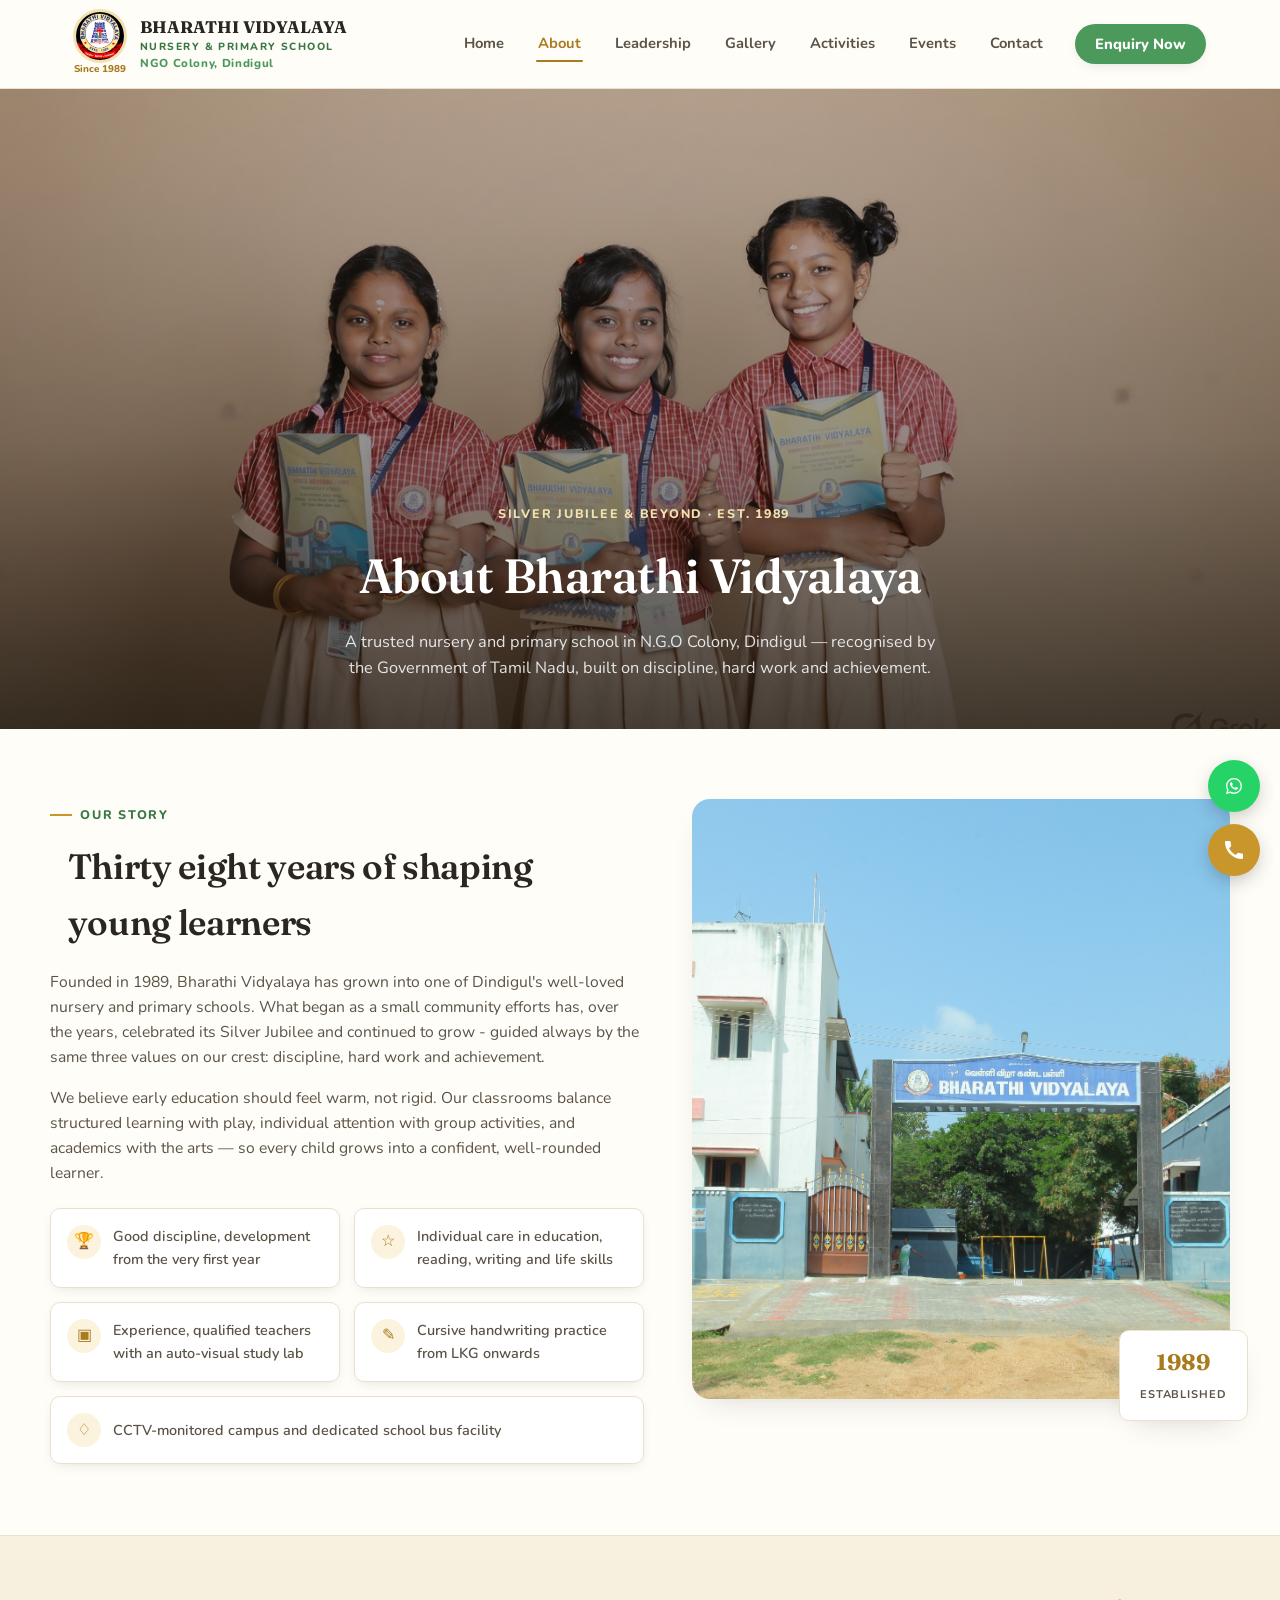
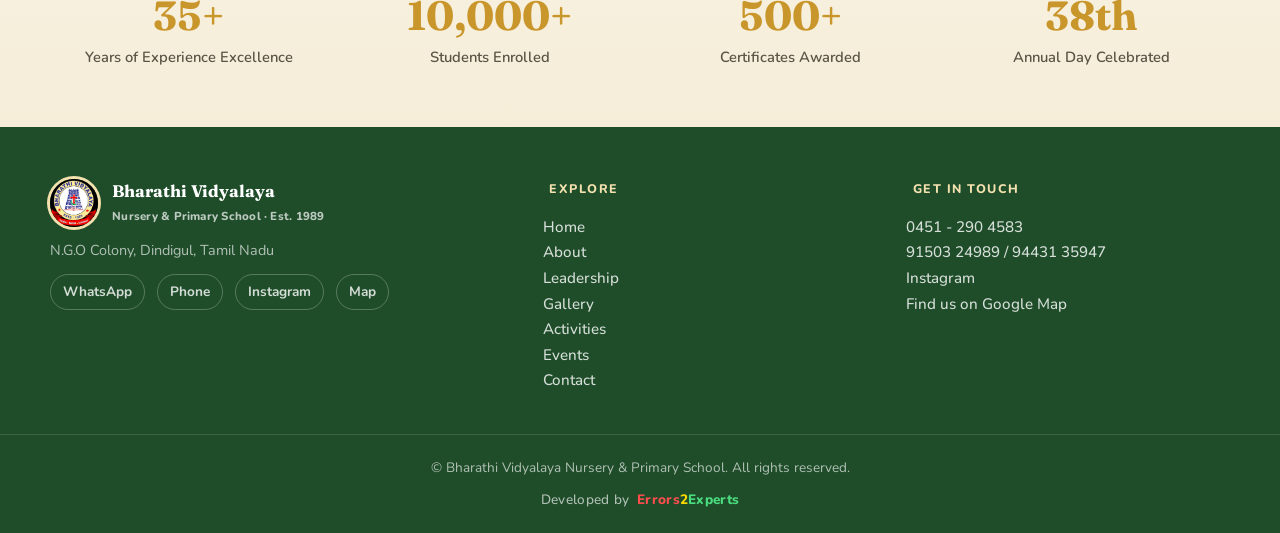
<file: about.html>
<!DOCTYPE html>
<html lang="en">
<head>
    <meta charset="UTF-8">
    <meta name="viewport" content="width=device-width, initial-scale=1.0">
    <title>About Us | Bharathi Vidyalaya Nursery &amp; Primary School</title>
    <meta
    name="description"
    content="About Bharathi Vidyalaya Nursery & Primary School, N.G.O. Colony, Dindigul — 35 years of shaping young learners since 1989."
  />
  <link rel="icon" href="assets/images/logo_favicon.png">
  <link rel="stylesheet" href="css/about.css">
</head>
<body>

<!-- ======================================== HEADER & NAV-BAR ======================================== -->
    <header class="site-header" id="siteHeader">
        <div class="home-container nav-container">
            <a href="index.html" class="brand-img">
                <div class="brand-emblem">
                    <img
                        src="assets/images/bv_logo.jpeg"
                        class="brand-logo"
                        alt="Bharathi Vidyalaya logo"
                    >
                    <span class="brand-since">Since 1989</span>
                </div>

                <span class="brand-copy">
                    <strong>BHARATHI VIDYALAYA</strong>
                    <span>Nursery &amp; Primary School</span>
                    <span class="brand-location">NGO Colony, Dindigul</span>
                </span>
            </a>

            <nav class="desktop-nav">
                <a class="active" href="index.html">Home</a>
                <a href="about.html">About</a>
                <a href="leadership.html">Leadership</a>
                <a href="gallery.html">Gallery</a>
                <a href="activities.html">Activities</a>
                <a href="event.html">Events</a>
                <a href="contact.html">Contact</a>

                <button class="nav-enquiry" type="button">Enquiry Now</button>
            </nav>

            <button class="menu-toggle" id="menuToggle" type="button" aria-label="Open navigation menu" area-expanded = false aria-controls="mobileNav">
                <span></span>
                <span></span>
                <span></span>
            </button>
        </div>

            <nav class="mobile-nav" id="mobileNav">
                <a href="index.html">Home</a>
                <a href="about.html">About</a>
                <a href="leadership.html">Leadership</a>
                <a href="gallery.html">Gallery</a>
                <a href="activities.html">Activities</a>
                <a href="event.html">Events</a>
                <a href="contact.html">Contact</a>

                <button type="button" class="mobile-enquiry">Enquiry Now</button>
            </nav>
    </header>

    <main>
        <!-- ========================================= ABOUT HERO ========================================= -->
         <section class="about-hero">
            <img src="assets/images/school_girl_holding_book.jpg" alt="Students learning at Bharathi Vidyalaya" class="about-hero-image">
            <div class="about-hero-overlay"></div>

            <div class="home-container about-hero-content-wrap">
                <div class="about-hero-content">
                    <p class="hero-kicker">
                        <span></span>
                        Silver Jubilee &amp; Beyond · Est. 1989
                    </p>
                    <h1>About Bharathi Vidyalaya</h1>
                    <p class="hero-description">
                        A trusted nursery and primary school in N.G.O Colony, Dindigul — recognised by the
                        Government of Tamil Nadu, built on discipline, hard work and achievement.
                    </p>
                </div>
            </div>
         </section>

         <!-- ======================================= OUR STORY ======================================= -->
          <section class="about-story-section" id="ourStory">
            <div class="home-container about-story-container">

                <!-- STORY CONTENT -->
                 <div class="about-story-content">
                    <p class="home-section-kicker">Our Story</p>
                    <h2 class="home-section-title">Thirty eight years of shaping young learners</h2>
                    <div class="about-story-description">
                        <p>
                            Founded in 1989, Bharathi Vidyalaya has grown into one of
                            Dindigul's well-loved nursery and primary schools. What began as 
                            a small community efforts has, over the years, celebrated its
                            Silver Jubilee and continued to grow - guided always by the same
                            three values on our crest: discipline, hard work and achievement. 
                        </p>
                        <p>
                            We believe early education should feel warm, not rigid. Our
                            classrooms balance structured learning with play, individual
                            attention with group activities, and academics with the arts —
                            so every child grows into a confident, well-rounded learner.
                        </p>
                    </div>

                    <!-- ======================================== HIGHLIGHTS ======================================== -->
                     <div class="home-about-highlights">
                        <div class="home-about-highlight-card">
                            <span class="home-about-highlight-icon">🏆</span>
                            <p>Good discipline, development from the very first year</p>
                        </div>
                        <div class="home-about-highlight-card">
                            <span class="home-about-highlight-icon">☆</span>
                            <p>Individual care in education, reading, writing and life skills</p>
                        </div>
                        <div class="home-about-highlight-card">
                            <span class="home-about-highlight-icon">▣</span>
                            <p>Experience, qualified teachers with an auto-visual study lab</p>
                        </div>
                        <div class="home-about-highlight-card">
                            <span class="home-about-highlight-icon">✎</span>
                            <p>Cursive handwriting practice from LKG onwards</p>
                        </div>
                        <div class="home-about-highlight-card home-about-highlight-card-wide">
                            <span class="home-about-highlight-icon">♢</span>
                            <p>CCTV-monitored campus and dedicated school bus facility</p>
                        </div>
                     </div>
                 </div>

                 <!-- ============================ SCHOOL IMAGE + BADGE ============================ -->
                  <div class="home-about-image-wrapper">
                    <img src="assets/images/campus_image.jpeg" alt="Bharathi Vidyalaya Campus" class="home-about-image">
                    <div class="home-established-badge">
                        <strong>1989</strong>
                        <span>ESTABLISHED</span>
                    </div>
                  </div>
            </div>
          </section>

          <!-- ====================================== STATS BAND ====================================== -->
           <section class="about-stats-section">
            <div class="home-container about-stats-grid">
                <div class="about-stat-item">
                    <strong class="about-stat-number">35+</strong>
                    <span class="about-stat-label">Years of Experience Excellence</span>
                </div>
                <div class="about-stat-item">
                    <strong class="about-stat-number">10,000+</strong>
                    <span class="about-stat-label">Students Enrolled</span>
                </div>
                <div class="about-stat-item">
                    <strong class="about-stat-number">500+</strong>
                    <span class="about-stat-label">Certificates Awarded</span>
                </div>
                <div class="about-stat-item">
                    <strong class="about-stat-number">38th</strong>
                    <span class="about-stat-label">Annual Day Celebrated</span>
                </div>
            </div>
           </section>
    </main>

    <!-- ===================================== FOOTER ===================================== -->
     <footer class="site-footer">
        <div class="home-container footer-top">
            <div class="footer-brand">
                <a href="index.html" class="brand-img">
                    <img src="assets/images/bv_logo.jpeg" class="brand-logo" alt="Bharathi Vidyalaya logo">
                    <span class="brand-copy">
                        <strong>Bharathi Vidyalaya</strong>
                        <span>Nursery &amp; Primary School · Est. 1989</span>
                    </span>
                </a>
                <p class="footer-address">N.G.O Colony, Dindigul, Tamil Nadu</p>
                <div class="footer-social">
                    <a href="https://wa.me/916380939363">WhatsApp</a>
                    <a href="tel:+916380939363">Phone</a>
                    <a href="https://www.instagram.com/bharathi_vidyalaya_/">Instagram</a>
                    <a href="https://www.google.com/maps?ll=10.369026,77.995531&z=16&t=m&hl=en-US&gl=US&mapclient=embed&cid=11891929816617068147">Map</a>
                </div>
            </div>

            <div class="footer-col">
                <h4>Explore</h4>
                <ul>
                    <li><a href="index.html">Home</a></li>
                    <li><a href="about.html">About</a></li>
                    <li><a href="leadership.html">Leadership</a></li>
                    <li><a href="gallery.html">Gallery</a></li>
                    <li><a href="activities.html">Activities</a></li>
                    <li><a href="event.html">Events</a></li>
                    <li><a href="contact.html">Contact</a></li>
                </ul>
            </div>

            <div class="footer-col">
                <h4>Get in Touch</h4>
                <ul>
                    <li><a href="tel:04512904583">0451 - 290 4583</a></li>
                    <li><a href="tel:9150324989">91503 24989 / 94431 35947</a></li>
                    <li><a href="https://www.instagram.com/bharathi_vidyalaya_/">Instagram</a></li>
                    <li><a href="https://www.google.com/maps?ll=10.369026,77.995531&z=16&t=m&hl=en-US&gl=US&mapclient=embed&cid=11891929816617068147" target="_blank" rel="noopener">Find us on Google Map</a></li>
                </ul>
            </div>
        </div>

        <div class="footer-bottom">
            <div class="home-container footer-bottom-inner">
                <p class="footer-copyright">
                    © Bharathi Vidyalaya Nursery &amp; Primary School. All rights reserved.
                </p>

                <p class="footer-developer">
                    Developed by
                    <a href="https://errors2experts.com/services/"
                    class="developer-link"
                    target="_blank"
                    rel="noopener noreferrer"><span class="developer-errors">Errors</span><span class="developer-two">2</span><span class="developer-experts">Experts</span></a>
                </p>
            </div>
        </div>
     </footer>

     <!-- ================================= FLOATING ACTION BUTTON ================================= -->
      <div class="fap-group">
        <a href="https://wa.me/916380939363" class="fab fab-whatsapp" target="_blank" rel="noopener">
            <svg xmlns="http://www.w3.org/2000/svg" width="16" height="16" fill="currentColor" class="bi bi-whatsapp" viewBox="0 0 16 16">
            <path d="M13.601 2.326A7.85 7.85 0 0 0 7.994 0C3.627 0 .068 3.558.064 7.926c0 1.399.366 2.76 1.057 3.965L0 16l4.204-1.102a7.9 7.9 0 0 0 3.79.965h.004c4.368 0 7.926-3.558 7.93-7.93A7.9 7.9 0 0 0 13.6 2.326zM7.994 14.521a6.6 6.6 0 0 1-3.356-.92l-.24-.144-2.494.654.666-2.433-.156-.251a6.56 6.56 0 0 1-1.007-3.505c0-3.626 2.957-6.584 6.591-6.584a6.56 6.56 0 0 1 4.66 1.931 6.56 6.56 0 0 1 1.928 4.66c-.004 3.639-2.961 6.592-6.592 6.592m3.615-4.934c-.197-.099-1.17-.578-1.353-.646-.182-.065-.315-.099-.445.099-.133.197-.513.646-.627.775-.114.133-.232.148-.43.05-.197-.1-.836-.308-1.592-.985-.59-.525-.985-1.175-1.103-1.372-.114-.198-.011-.304.088-.403.087-.088.197-.232.296-.346.1-.114.133-.198.198-.33.065-.134.034-.248-.015-.347-.05-.099-.445-1.076-.612-1.47-.16-.389-.323-.335-.445-.34-.114-.007-.247-.007-.38-.007a.73.73 0 0 0-.529.247c-.182.198-.691.677-.691 1.654s.71 1.916.81 2.049c.098.133 1.394 2.132 3.383 2.992.47.205.84.326 1.129.418.475.152.904.129 1.246.08.38-.058 1.171-.48 1.338-.943.164-.464.164-.86.114-.943-.049-.084-.182-.133-.38-.232"/>
            </svg>
        </a>
        <a href="tel:9150324989" class="fab fab-call" aria-label="Call">
            <svg xmlns="http://www.w3.org/2000/svg" width="24" height="24" viewBox="0 0 24 24" fill="currentColor">
            <path d="M20.01 15.38c-1.23 0-2.42-.2-3.53-.56a.977.977 0 0 0-1.01.24l-1.57 1.97c-2.83-1.35-5.48-3.9-6.89-6.83l1.95-1.66c.27-.28.35-.67.24-1.02-.37-1.12-.56-2.3-.56-3.53 0-.54-.45-.99-.99-.99H4.19C3.65 3 3 3.24 3 3.99 3 13.28 10.73 21 20.01 21c.71 0 .99-.63.99-1.18v-3.45c0-.54-.45-.99-.99-.99z"/>
            </svg>
        </a>
      </div>

      <!-- ================================= ENQUIRY MODAL ================================= -->
       <div class="model" id="enquiryModel">
        <div class="model-backdrop"></div>
        <section class="model-dialog" role="dialog">
            <button class="model-close" type="button">&times;</button>
            <div class="model-heading">
                <p class="section-kicker">Admission Enquiry</p>
                <h2 id="enquiryTitle">Let's starts your child's journey</h2>
                <p>Fill in the details below and the school team can contact you.</p>
            </div>
            <form class="inquiry-form" id="inquiryForm">
                <div class="form-grid">
                    <div class="form-group full">
                        <label for="parentName">Child's / Parent's Name*</label>
                        <input type="text" id="parentName" name="parentName" placeholder="Enter fullname" required>
                    </div>
                    <div class="form-group">
                        <label for="email">Email</label>
                        <input type="email" name="email" id="email" placeholder="you@example.com" maxlength="40">
                    </div>
                    <div class="form-group">
                        <label for="phone">Phone*</label>
                        <input type="tel" name="phone" id="phone" placeholder="Enter your 10 digit number" required>
                    </div>
                    <div class="form-group">
                        <label for="classApplying">Class Applying For*</label>
                        <select name="classApplying" id="classApplying" required>
                            <option value="">Select Class</option>
                            <option>Pre-KG</option>
                            <option>LKG</option>
                            <option>UKG</option>
                            <option>I Std</option>
                            <option>II Std</option>
                            <option>III Std</option>
                            <option>IV Std</option>
                            <option>V Std</option>
                        </select>
                    </div>
                    <fieldset class="form-group gender-group">
                        <legend>Gender</legend>
                        <div class="radio-row">
                        <label><input type="radio" name="gender" value="Male"> Male</label>
                        <label><input type="radio" name="gender" value="Female"> Female</label>
                        </div>
                    </fieldset>
                    <div class="form-group full">
                        <label for="address">Address</label>
                        <textarea name="address" id="address" rows="3" placeholder="Enter your address"></textarea>
                    </div>
                </div>
                <button class="btn btn-primary submit-btn" type="submit">Submit Enquiry</button>
            </form>
        </section>
       </div>
       <script src="js/about.js"></script>
</body>
</html>
</file>
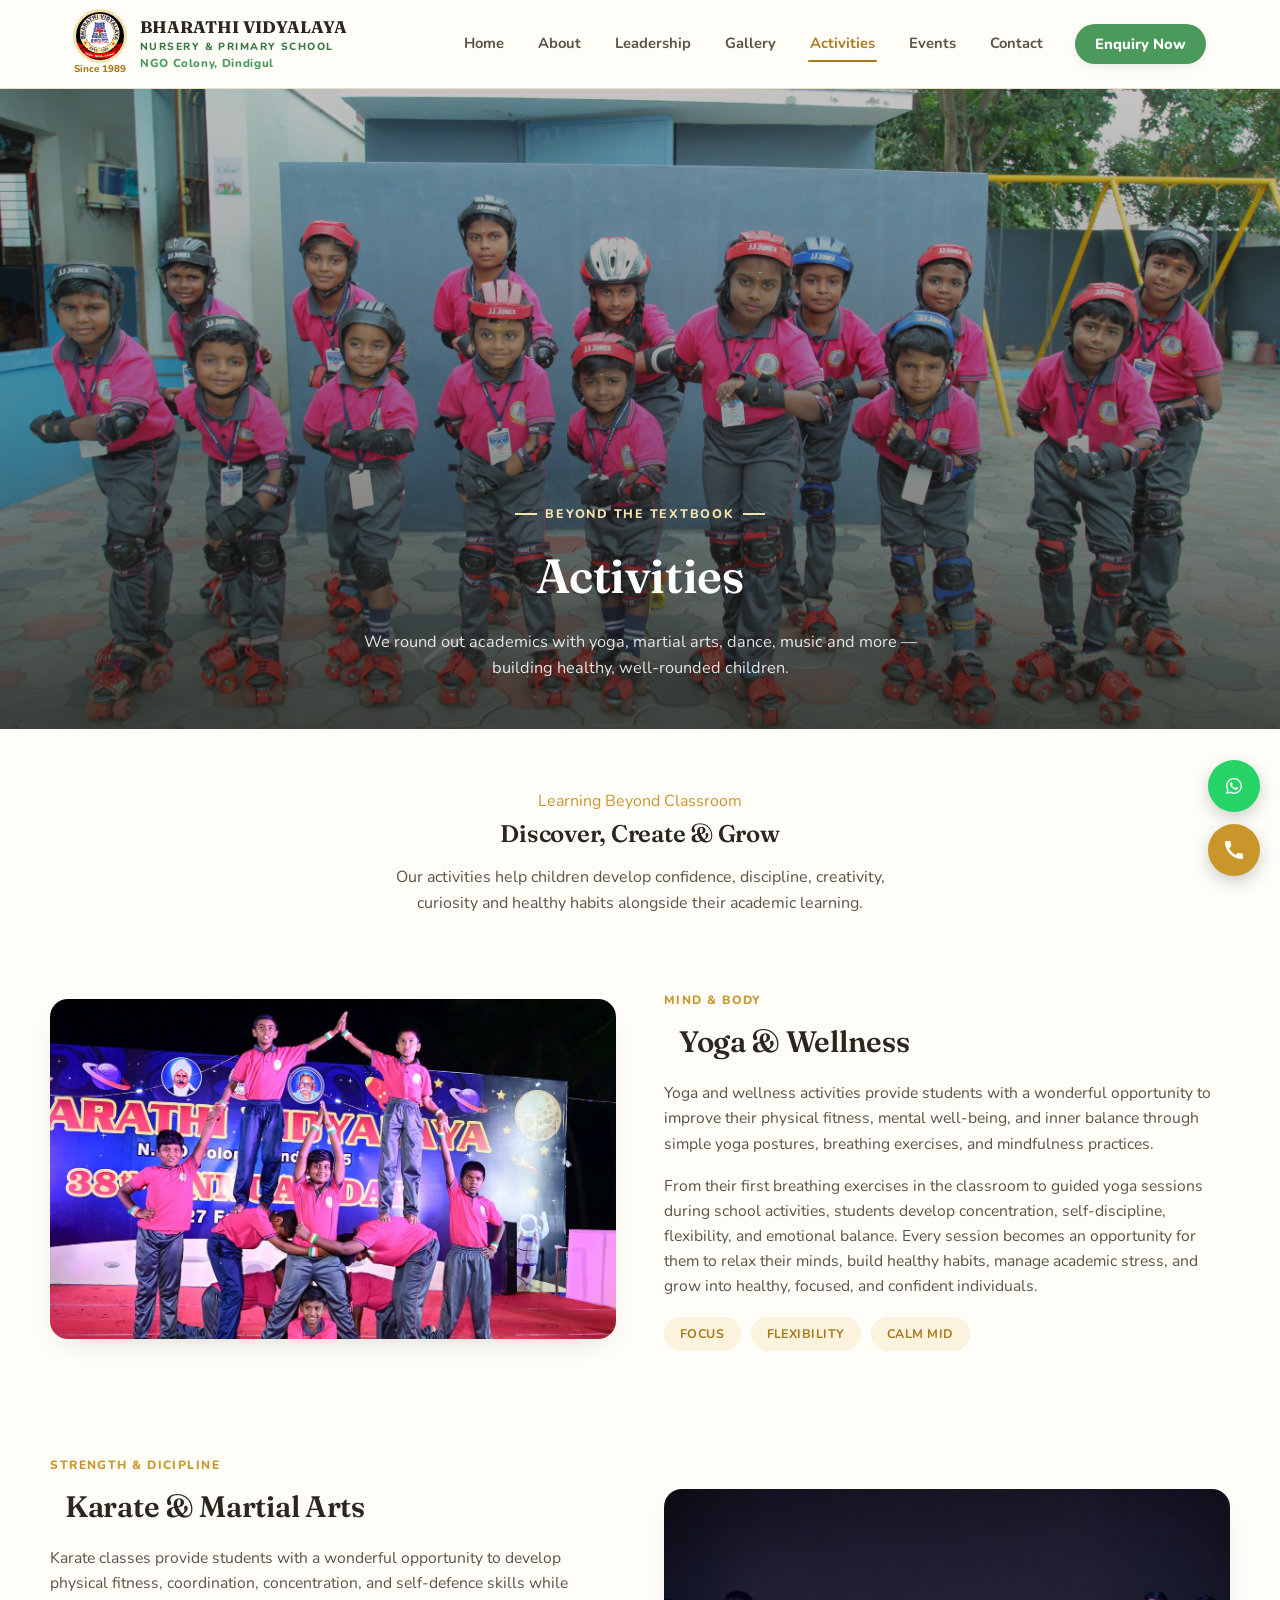
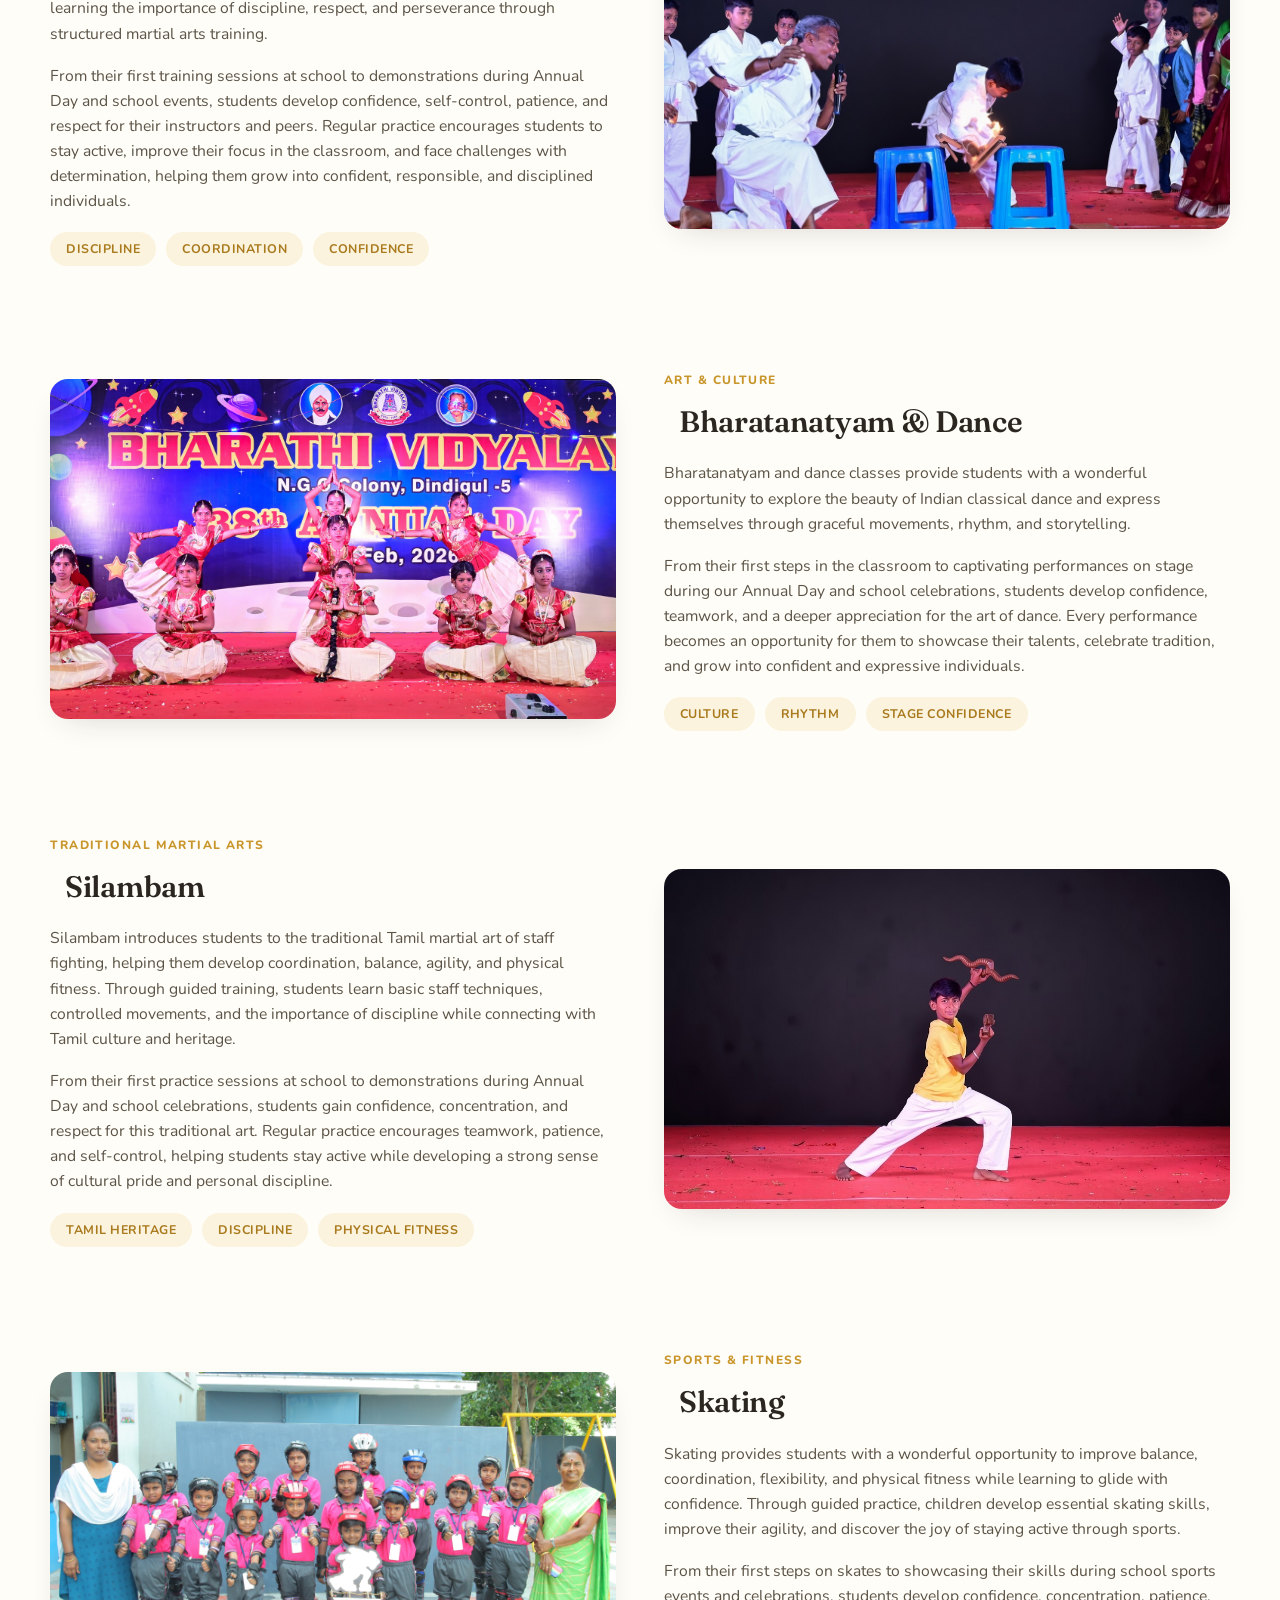
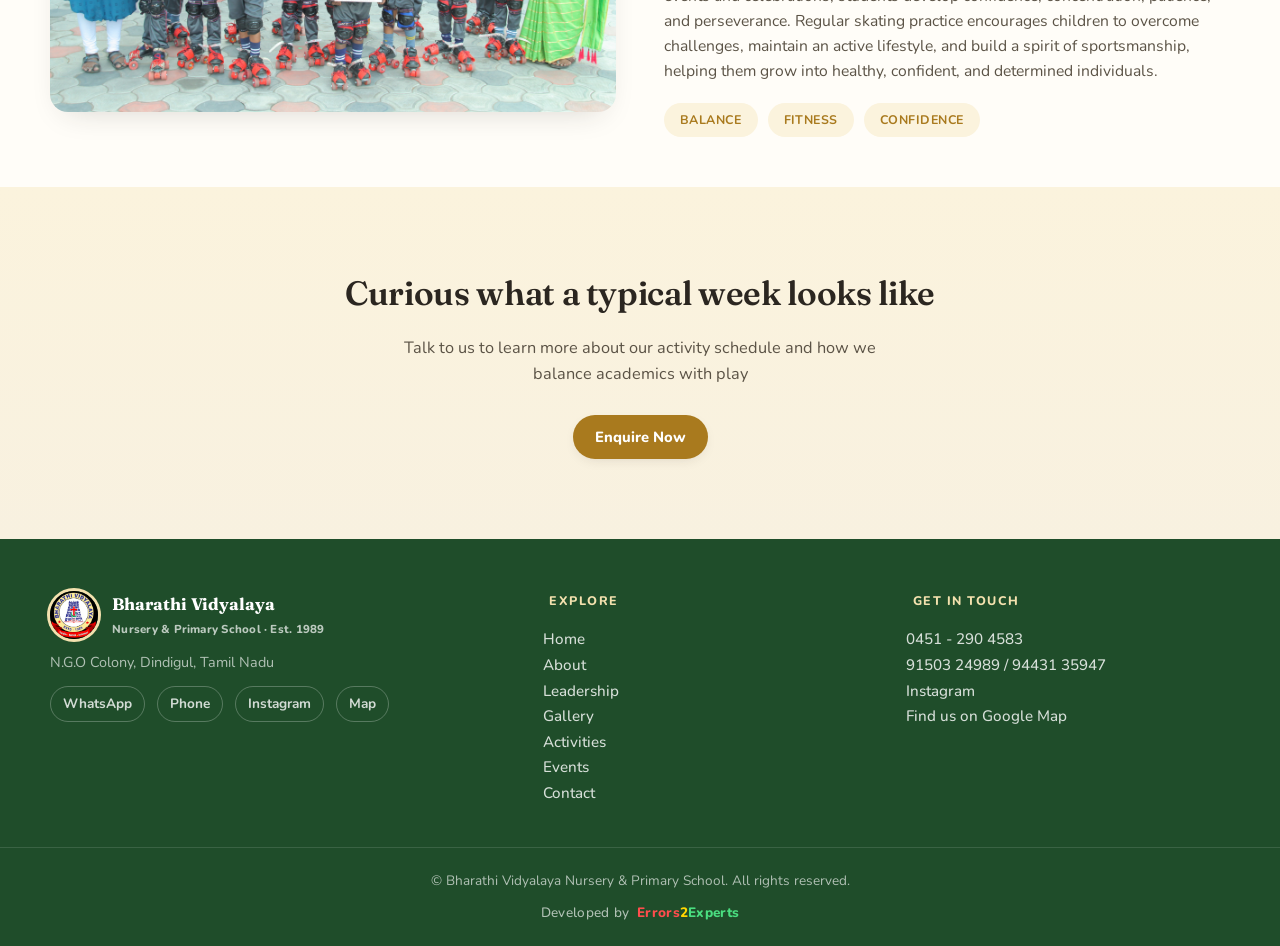
<file: activities.html>
<!DOCTYPE html>
<html lang="en">
<head>
    <meta charset="UTF-8">
    <meta name="viewport" content="width=device-width, initial-scale=1.0">
    <title>Activities | Bharathi Vidyalaya Nursery &amp; Primary School</title>
    <meta
    name="description"
    content="About Bharathi Vidyalaya Nursery & Primary School, N.G.O. Colony, Dindigul — 35 years of shaping young learners since 1989."
  />
  <link rel="icon" href="assets/images/logo_favicon.png">
  <link rel="stylesheet" href="css/activities.css">
</head>
<body>

<!-- ======================================== HEADER & NAV-BAR ======================================== -->
    <header class="site-header" id="siteHeader">
        <div class="home-container nav-container">
            <a href="index.html" class="brand-img">
                <div class="brand-emblem">
                    <img
                        src="assets/images/bv_logo.jpeg"
                        class="brand-logo"
                        alt="Bharathi Vidyalaya logo"
                    >
                    <span class="brand-since">Since 1989</span>
                </div>

                <span class="brand-copy">
                    <strong>BHARATHI VIDYALAYA</strong>
                    <span>Nursery &amp; Primary School</span>
                    <span class="brand-location">NGO Colony, Dindigul</span>
                </span>
            </a>

            <nav class="desktop-nav">
                <a class="active" href="index.html">Home</a>
                <a href="about.html">About</a>
                <a href="leadership.html">Leadership</a>
                <a href="gallery.html">Gallery</a>
                <a href="activities.html">Activities</a>
                <a href="event.html">Events</a>
                <a href="contact.html">Contact</a>

                <button class="nav-enquiry" type="button">Enquiry Now</button>
            </nav>

            <button class="menu-toggle" id="menuToggle" type="button" aria-label="Open navigation menu" area-expanded = false aria-controls="mobileNav">
                <span></span>
                <span></span>
                <span></span>
            </button>
        </div>

            <nav class="mobile-nav" id="mobileNav">
                <a href="index.html">Home</a>
                <a href="about.html">About</a>
                <a href="leadership.html">Leadership</a>
                <a href="gallery.html">Gallery</a>
                <a href="activities.html">Activities</a>
                <a href="event.html">Events</a>
                <a href="contact.html">Contact</a>

                <button type="button" class="mobile-enquiry">Enquiry Now</button>
            </nav>
    </header>

    <main>
        <!-- ========================================= HERO ACTIVITY ========================================= -->
         <section class="activities-hero">
            <img src="assets/images/original/skatting.jpeg" alt="Students in activities" class="activities-hero-image">
            <div class="activities-hero-overlay"></div>
            <div class="home-container activities-hero-content-wrap">
                <div class="activities-hero-content">
                    <p class="hero-kicker">
                        <span></span>
                        Beyond the Textbook
                        <span></span>
                    </p>
                    <h1>Activities</h1>
                    <p class="hero-description">
                        We round out academics with yoga, martial arts, dance, music and more — building healthy, well-rounded children.
                    </p>
                </div>
            </div>
         </section>

         <!-- ===================================== INTRODUCTION ===================================== -->
          <section class="activities-intro">
            <div class="home-container">
                <p class="home-section-kicker">Learning Beyond Classroom</p>
                <h2 class="home-section-title">Discover, Create &amp; Grow</h2>
                <p>Our activities help children develop confidence, discipline, creativity, 
                    curiosity and healthy habits alongside their academic learning.
                </p>
            </div>
          </section>

          <!-- ======================================== ZIG ZAG ROWS ======================================== -->
           <!-- 01 YOGA (Left Img) -->
            <section class="activity-row">
                <div class="home-container activity-grid">
                    <div class="activity-image-wrap">
                        <img src="assets/images/yoga_stage.jpg" alt="Yoga & Wellness" class="activity-image">
                    </div>
                    <div class="activity-content">
                        <span class="kicker">Mind &amp; Body</span>
                        <h3>Yoga &amp; Wellness</h3>
                        <p>
                            Yoga and wellness activities provide students with a wonderful
                            opportunity to improve their physical fitness, mental well-being,
                            and inner balance through simple yoga postures, breathing exercises,
                            and mindfulness practices.
                        </p>
                        <p>
                            From their first breathing exercises in the classroom to guided yoga
                            sessions during school activities, students develop concentration,
                            self-discipline, flexibility, and emotional balance. Every session
                            becomes an opportunity for them to relax their minds, build healthy
                            habits, manage academic stress, and grow into healthy, focused,
                            and confident individuals.
                        </p>
                        <div class="activity-tags">
                            <span class="activity-tag">Focus</span>
                            <span class="activity-tag">Flexibility</span>
                            <span class="activity-tag">Calm Mid</span>
                        </div>
                    </div>
                </div>
            </section>
            <!-- 02 KARATE (Right Img) -->
            <section class="activity-row">
                <div class="home-container activity-grid reverse">
                    <div class="activity-image-wrap">
                        <img src="assets/images/karate_fire_crack.jpg" alt="Yoga & Wellness" class="activity-image">
                    </div>
                    <div class="activity-content">
                        <span class="kicker">Strength &amp; Dicipline</span>
                        <h3>Karate &amp; Martial Arts</h3>
                        <p>
                            Karate classes provide students with a wonderful opportunity to
                            develop physical fitness, coordination, concentration, and
                            self-defence skills while learning the importance of discipline,
                            respect, and perseverance through structured martial arts training.
                        </p>
                        <p>
                            From their first training sessions at school to demonstrations
                            during Annual Day and school events, students develop confidence,
                            self-control, patience, and respect for their instructors and peers.
                            Regular practice encourages students to stay active, improve their
                            focus in the classroom, and face challenges with determination,
                            helping them grow into confident, responsible, and disciplined individuals.
                        </p>
                        <div class="activity-tags">
                            <span class="activity-tag">Discipline</span>
                            <span class="activity-tag">Coordination</span>
                            <span class="activity-tag">Confidence</span>
                        </div>
                    </div>
                </div>
            </section>
             <!-- 03 Bharatanatyam (Image Left) -->
            <section class="activity-row">
                <div class="home-container activity-grid">
                <div class="activity-image-wrap">
                    <img src="assets/images/bharatham.jpg" alt="Bharatanatyam & Carnatic Music" class="activity-image">
                </div>
                <div class="activity-content">
                    <span class="kicker">Art &amp; Culture</span>
                    <h3>Bharatanatyam &amp; Dance</h3>
                    <p>
                        Bharatanatyam and dance classes provide students with a wonderful
                        opportunity to explore the beauty of Indian classical dance and
                        express themselves through graceful movements, rhythm, and storytelling.
                    </p>
                    <p>
                        From their first steps in the classroom to captivating performances
                        on stage during our Annual Day and school celebrations, students
                        develop confidence, teamwork, and a deeper appreciation for the
                        art of dance. Every performance becomes an opportunity for them
                        to showcase their talents, celebrate tradition, and grow into
                        confident and expressive individuals.
                    </p>
                    <div class="activity-tags">
                    <span class="activity-tag">Culture</span>
                    <span class="activity-tag">Rhythm</span>
                    <span class="activity-tag">Stage Confidence</span>
                    </div>
                </div>
                </div>
            </section>
              <!-- 04 Silambam (Image Right) -->
            <section class="activity-row">
                <div class="home-container activity-grid reverse">
                <div class="activity-image-wrap">
                    <img src="assets/images/silambam.jpg" alt="Fancy Dress & Elocution" class="activity-image">
                </div>
                <div class="activity-content">
                <span class="kicker">Traditional Martial Arts</span>
                <h3>Silambam</h3>
                <p>
                    Silambam introduces students to the traditional Tamil martial art
                    of staff fighting, helping them develop coordination, balance,
                    agility, and physical fitness. Through guided training, students
                    learn basic staff techniques, controlled movements, and the
                    importance of discipline while connecting with Tamil culture
                    and heritage.
                </p>
                <p>
                    From their first practice sessions at school to demonstrations
                    during Annual Day and school celebrations, students gain
                    confidence, concentration, and respect for this traditional art.
                    Regular practice encourages teamwork, patience, and self-control,
                    helping students stay active while developing a strong sense
                    of cultural pride and personal discipline.
                </p>
                <div class="activity-tags">
                    <span class="activity-tag">Tamil Heritage</span>
                    <span class="activity-tag">Discipline</span>
                    <span class="activity-tag">Physical Fitness</span>
                </div>
            </div>
                </div>
            </section>
            <!-- 05 Science + CTA -->
            <section class="activity-row">
                <div class="home-container activity-grid">
                <div class="activity-image-wrap">
                    <img src="assets/images/skatting2.jpeg" alt="Skatting in Bharathi Vidyalaya" class="activity-image">
                </div>
                <div class="activity-content">
                    <span class="kicker">Sports &amp; Fitness</span>
                    <h3>Skating</h3>
                    <p>
                        Skating provides students with a wonderful opportunity to improve
                        balance, coordination, flexibility, and physical fitness while
                        learning to glide with confidence. Through guided practice,
                        children develop essential skating skills, improve their agility,
                        and discover the joy of staying active through sports.
                    </p>
                    <p>
                        From their first steps on skates to showcasing their skills during
                        school sports events and celebrations, students develop confidence,
                        concentration, patience, and perseverance. Regular skating practice
                        encourages children to overcome challenges, maintain an active
                        lifestyle, and build a spirit of sportsmanship, helping them grow
                        into healthy, confident, and determined individuals.
                    </p>
                    <div class="activity-tags">
                        <span class="activity-tag">Balance</span>
                        <span class="activity-tag">Fitness</span>
                        <span class="activity-tag">Confidence</span>
                    </div>
                </div>
                </div>
            </section>

            <!-- ======================================= BOTTOM CTA ======================================= -->
           <section class="leadership-cta">
                <div class="home-container">
                    <h2>Curious what a typical week looks like</h2>
                    <p>
                        Talk to us to learn more about our activity schedule and how we
                        balance academics with play
                    </p>
                    <button class="btn btn-primary nav-enquiry" type="button">Enquire Now</button>
                </div>
           </section>

    </main>



    <!-- ===================================== FOOTER ===================================== -->
     <footer class="site-footer">
        <div class="home-container footer-top">
            <div class="footer-brand">
                <a href="index.html" class="brand-img">
                    <img src="assets/images/bv_logo.jpeg" class="brand-logo" alt="Bharathi Vidyalaya logo">
                    <span class="brand-copy">
                        <strong>Bharathi Vidyalaya</strong>
                        <span>Nursery &amp; Primary School · Est. 1989</span>
                    </span>
                </a>
                <p class="footer-address">N.G.O Colony, Dindigul, Tamil Nadu</p>
                <div class="footer-social">
                    <a href="https://wa.me/916380939363">WhatsApp</a>
                    <a href="tel:+916380939363">Phone</a>
                    <a href="https://www.instagram.com/bharathi_vidyalaya_/">Instagram</a>
                    <a href="https://www.google.com/maps?ll=10.369026,77.995531&z=16&t=m&hl=en-US&gl=US&mapclient=embed&cid=11891929816617068147">Map</a>
                </div>
            </div>

            <div class="footer-col">
                <h4>Explore</h4>
                <ul>
                    <li><a href="index.html">Home</a></li>
                    <li><a href="about.html">About</a></li>
                    <li><a href="leadership.html">Leadership</a></li>
                    <li><a href="gallery.html">Gallery</a></li>
                    <li><a href="activities.html">Activities</a></li>
                    <li><a href="event.html">Events</a></li>
                    <li><a href="contact.html">Contact</a></li>
                </ul>
            </div>

            <div class="footer-col">
                <h4>Get in Touch</h4>
                <ul>
                    <li><a href="tel:04512904583">0451 - 290 4583</a></li>
                    <li><a href="tel:9150324989">91503 24989 / 94431 35947</a></li>
                    <li><a href="https://www.instagram.com/bharathi_vidyalaya_/#">Instagram</a></li>
                    <li><a href="https://www.google.com/maps?ll=10.369026,77.995531&z=16&t=m&hl=en-US&gl=US&mapclient=embed&cid=11891929816617068147" target="_blank" rel="noopener">Find us on Google Map</a></li>
                </ul>
            </div>
        </div>

        <div class="footer-bottom">
            <div class="home-container footer-bottom-inner">
                <p class="footer-copyright">
                    © Bharathi Vidyalaya Nursery &amp; Primary School. All rights reserved.
                </p>

                <p class="footer-developer">
                    Developed by
                    <a href="https://errors2experts.com/services/"
                    class="developer-link"
                    target="_blank"
                    rel="noopener noreferrer"><span class="developer-errors">Errors</span><span class="developer-two">2</span><span class="developer-experts">Experts</span></a>
                </p>
            </div>
        </div>
     </footer>

     <!-- ================================= FLOATING ACTION BUTTON ================================= -->
      <div class="fap-group">
        <a href="https://wa.me/916380939363" class="fab fab-whatsapp" target="_blank" rel="noopener">
            <svg xmlns="http://www.w3.org/2000/svg" width="16" height="16" fill="currentColor" class="bi bi-whatsapp" viewBox="0 0 16 16">
            <path d="M13.601 2.326A7.85 7.85 0 0 0 7.994 0C3.627 0 .068 3.558.064 7.926c0 1.399.366 2.76 1.057 3.965L0 16l4.204-1.102a7.9 7.9 0 0 0 3.79.965h.004c4.368 0 7.926-3.558 7.93-7.93A7.9 7.9 0 0 0 13.6 2.326zM7.994 14.521a6.6 6.6 0 0 1-3.356-.92l-.24-.144-2.494.654.666-2.433-.156-.251a6.56 6.56 0 0 1-1.007-3.505c0-3.626 2.957-6.584 6.591-6.584a6.56 6.56 0 0 1 4.66 1.931 6.56 6.56 0 0 1 1.928 4.66c-.004 3.639-2.961 6.592-6.592 6.592m3.615-4.934c-.197-.099-1.17-.578-1.353-.646-.182-.065-.315-.099-.445.099-.133.197-.513.646-.627.775-.114.133-.232.148-.43.05-.197-.1-.836-.308-1.592-.985-.59-.525-.985-1.175-1.103-1.372-.114-.198-.011-.304.088-.403.087-.088.197-.232.296-.346.1-.114.133-.198.198-.33.065-.134.034-.248-.015-.347-.05-.099-.445-1.076-.612-1.47-.16-.389-.323-.335-.445-.34-.114-.007-.247-.007-.38-.007a.73.73 0 0 0-.529.247c-.182.198-.691.677-.691 1.654s.71 1.916.81 2.049c.098.133 1.394 2.132 3.383 2.992.47.205.84.326 1.129.418.475.152.904.129 1.246.08.38-.058 1.171-.48 1.338-.943.164-.464.164-.86.114-.943-.049-.084-.182-.133-.38-.232"/>
            </svg>
        </a>
        <a href="tel:9150324989" class="fab fab-call" aria-label="Call">
            <svg xmlns="http://www.w3.org/2000/svg" width="24" height="24" viewBox="0 0 24 24" fill="currentColor">
            <path d="M20.01 15.38c-1.23 0-2.42-.2-3.53-.56a.977.977 0 0 0-1.01.24l-1.57 1.97c-2.83-1.35-5.48-3.9-6.89-6.83l1.95-1.66c.27-.28.35-.67.24-1.02-.37-1.12-.56-2.3-.56-3.53 0-.54-.45-.99-.99-.99H4.19C3.65 3 3 3.24 3 3.99 3 13.28 10.73 21 20.01 21c.71 0 .99-.63.99-1.18v-3.45c0-.54-.45-.99-.99-.99z"/>
            </svg>
        </a>
      </div>

      <!-- ================================= ENQUIRY MODAL ================================= -->
       <div class="model" id="enquiryModel">
        <div class="model-backdrop"></div>
        <section class="model-dialog" role="dialog">
            <button class="model-close" type="button">&times;</button>
            <div class="model-heading">
                <p class="section-kicker">Admission Enquiry</p>
                <h2 id="enquiryTitle">Let's starts your child's journey</h2>
                <p>Fill in the details below and the school team can contact you.</p>
            </div>
            <form class="inquiry-form" id="inquiryForm">
                <div class="form-grid">
                    <div class="form-group full">
                        <label for="parentName">Child's / Parent's Name*</label>
                        <input type="text" id="parentName" name="parentName" placeholder="Enter fullname" required>
                    </div>
                    <div class="form-group">
                        <label for="email">Email</label>
                        <input type="email" name="email" id="email" placeholder="you@example.com" maxlength="40">
                    </div>
                    <div class="form-group">
                        <label for="phone">Phone*</label>
                        <input type="tel" name="phone" id="phone" placeholder="Enter your 10 digit number" required>
                    </div>
                    <div class="form-group">
                        <label for="classApplying">Class Applying For*</label>
                        <select name="classApplying" id="classApplying" required>
                            <option value="">Select Class</option>
                            <option>Pre-KG</option>
                            <option>LKG</option>
                            <option>UKG</option>
                            <option>I Std</option>
                            <option>II Std</option>
                            <option>III Std</option>
                            <option>IV Std</option>
                            <option>V Std</option>
                        </select>
                    </div>
                    <fieldset class="form-group gender-group">
                        <legend>Gender</legend>
                        <div class="radio-row">
                        <label><input type="radio" name="gender" value="Male"> Male</label>
                        <label><input type="radio" name="gender" value="Female"> Female</label>
                        </div>
                    </fieldset>
                    <div class="form-group full">
                        <label for="address">Address</label>
                        <textarea name="address" id="address" rows="3" placeholder="Enter your address"></textarea>
                    </div>
                </div>
                <button class="btn btn-primary submit-btn" type="submit">Submit Enquiry</button>
            </form>
        </section>
       </div>
    
       <script src="js/about.js"></script>
</body>
</html>
</file>
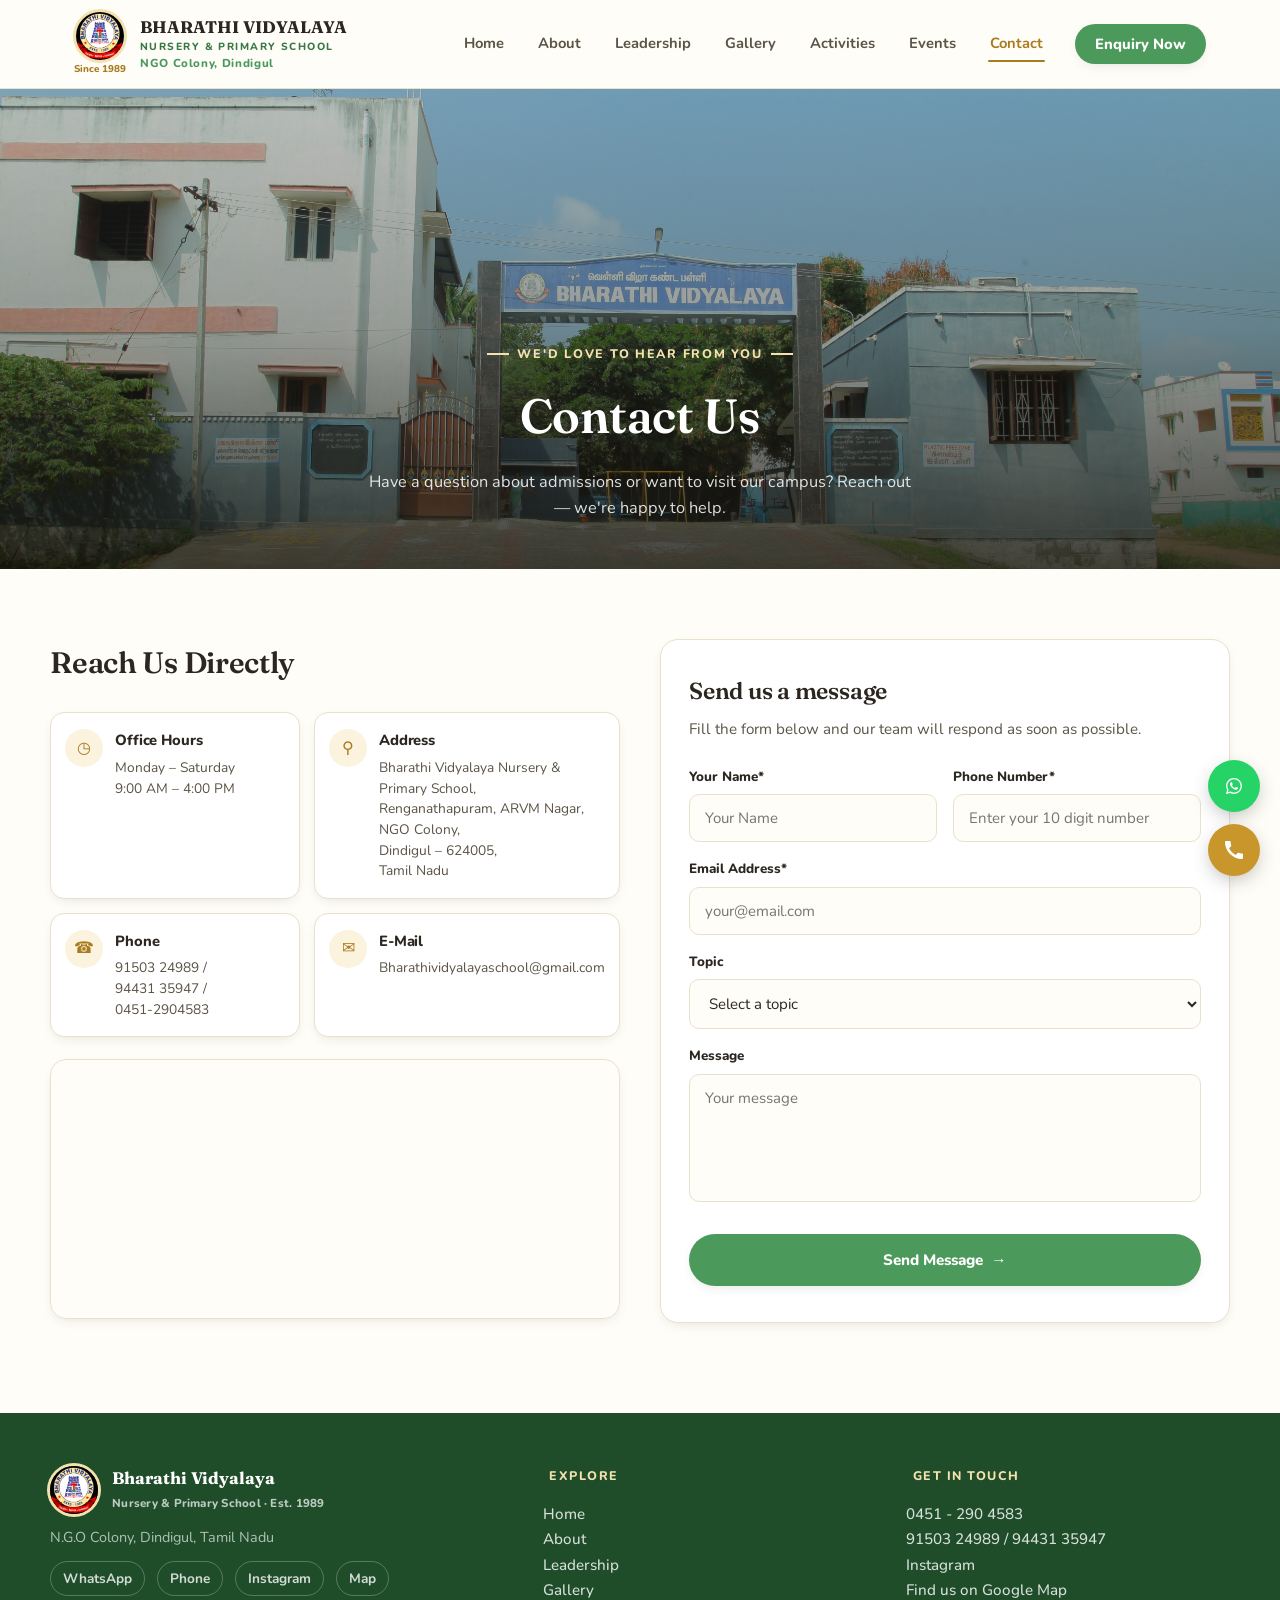
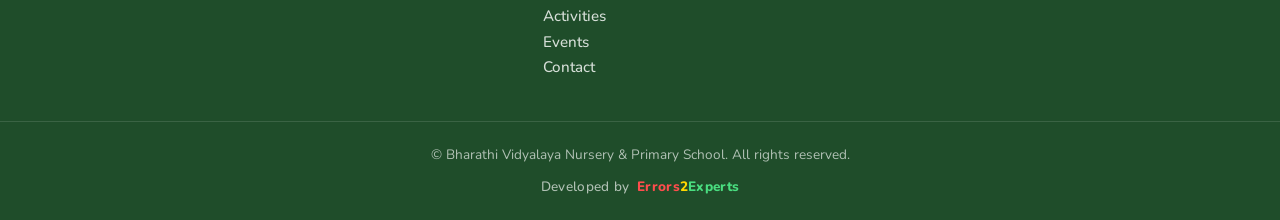
<file: contact.html>
<!DOCTYPE html>
<html lang="en">
<head>
    <meta charset="UTF-8">
    <meta name="viewport" content="width=device-width, initial-scale=1.0">
    <title>Contact | Bharathi Vidyalaya</title>
    <meta
    name="description"
    content="Bharathi Vidyalaya Nursery & Primary School, N.G.O. Colony, Dindigul — nurturing confident young learners since 1989."
  />
  <link rel="icon" href="assets/images/logo_favicon.png">
  <link rel="stylesheet" href="css/style.css">
</head>
<body>

<!-- ================================ HEADER & NAV-BAR ================================ -->

    <header class="site-header" id="siteHeader">
        <div class="home-container nav-container">
            <a href="index.html" class="brand-img">
                <div class="brand-emblem">
                    <img
                        src="assets/images/bv_logo.jpeg"
                        class="brand-logo"
                        alt="Bharathi Vidyalaya logo"
                    >
                    <span class="brand-since">Since 1989</span>
                </div>

                <span class="brand-copy">
                    <strong>BHARATHI VIDYALAYA</strong>
                    <span>Nursery &amp; Primary School</span>
                    <span class="brand-location">NGO Colony, Dindigul</span>
                </span>
            </a>

            <nav class="desktop-nav">
                <a class="active" href="index.html">Home</a>
                <a href="about.html">About</a>
                <a href="leadership.html">Leadership</a>
                <a href="gallery.html">Gallery</a>
                <a href="activities.html">Activities</a>
                <a href="event.html">Events</a>
                <a href="contact.html">Contact</a>

                <button class="nav-enquiry" type="button">Enquiry Now</button>
            </nav>

            <button class="menu-toggle" id="menuToggle" type="button" aria-label="Open navigation menu" area-expanded = false aria-controls="mobileNav">
                <span></span>
                <span></span>
                <span></span>
            </button>
        </div>

            <nav class="mobile-nav" id="mobileNav">
                <a href="index.html">Home</a>
                <a href="about.html">About</a>
                <a href="leadership.html">Leadership</a>
                <a href="gallery.html">Gallery</a>
                <a href="activities.html">Activities</a>
                <a href="event.html">Events</a>
                <a href="contact.html">Contact</a>

                <button type="button" class="mobile-enquiry">Enquiry Now</button>
            </nav>
    </header>
    
    <!-- ================================= CONTACT HERO ================================= -->
    <section class="contact-hero">
    <img src="assets/images/contact_us.JPG" alt="Bharathi Vidyalaya campus entrance" class="contact-hero-image">
    <div class="contact-hero-overlay"></div>

    <div class="home-container contact-hero-content-wrap">
        <div class="contact-hero-content">
        <p class="hero-kicker">
            <span></span>
            We'd Love to Hear From You
            <span></span>
        </p>
        <h1>Contact Us</h1>
        <p class="hero-description">
            Have a question about admissions or want to visit our campus? Reach out —
            we're happy to help.
        </p>
        </div>
    </div>
    </section>

    <!-- ================================= CONTACT / SEND MESSAGE ================================= -->
    <section class="home-contact-section" id="contact-preview">
    <div class="home-container home-contact-container">

        <!-- LEFT: Contact details + Map -->
        <div class="home-contact-details">
        <h2 class="home-contact-title">Reach Us Directly</h2>

        <div class="home-contact-info-grid">
            <div class="home-contact-info-item">
            <div class="home-contact-info-icon">◷</div>
            <div class="home-contact-info-content">
                <h3>Office Hours</h3>
                <p>Monday – Saturday<br>9:00 AM – 4:00 PM</p>
            </div>
            </div>

            <div class="home-contact-info-item">
            <div class="home-contact-info-icon">⚲</div>
            <div class="home-contact-info-content">
                <h3>Address</h3>
                <p>
                Bharathi Vidyalaya Nursery & Primary School,<br>
                Renganathapuram, ARVM Nagar, <br>
                NGO Colony, <br> 
                Dindigul – 624005,<br>
                Tamil Nadu
                </p>
            </div>
            </div>

            <div class="home-contact-info-item">
            <div class="home-contact-info-icon">☎</div>
            <div class="home-contact-info-content">
                <h3>Phone</h3>
                <p>
                <a href="tel:9150324989">91503 24989</a> /<br>
                <a href="tel:9443135947">94431 35947</a> /<br>
                <a href="tel:0451-2904583">0451-2904583</a>
                </p>
            </div>
            </div>

            <div class="home-contact-info-item">
            <div class="home-contact-info-icon">✉</div>
            <div class="home-contact-info-content">
                <h3>E-Mail</h3>
                <p>
                <a href="mailto:Bharathividyalayaschool@gmail.com">
                    Bharathividyalayaschool@gmail.com
                </a>
                </p>
            </div>
            </div>
        </div>

        <!-- Google Map -->
        <div class="home-contact-map-wrapper">
            <iframe
            src="https://maps.google.com/maps?q=Bharathi+Vidyalaya+N.G.O.+Colony+Renganathapuram+Dindigul+624005&z=16&output=embed"
            width="100%"
            height="100%"
            style="border:0;"
            allowfullscreen=""
            loading="lazy"
            referrerpolicy="no-referrer-when-downgrade"
            title="Bharathi Vidyalaya location">
            </iframe>
        </div>
        </div>

        <!-- RIGHT: Send Message Form -->
        <div class="home-message-wrapper">
        <div class="home-message-heading">
            <h2>Send us a message</h2>
            <p>Fill the form below and our team will respond as soon as possible.</p>
        </div>

        <form class="home-message-form" id="homeMessageForm">
            <div class="home-message-form-row">
            <div class="home-message-form-group">
                <label for="homeContactName">Your Name*</label>
                <input type="text" id="homeContactName" name="name" placeholder="Your Name" required>
            </div>
            <div class="home-message-form-group">
                <label for="homeContactPhone">Phone Number*</label>
                <input type="tel" id="homeContactPhone" placeholder="Enter your 10 digit number" required>
            </div>
            </div>

            <div class="home-message-form-group">
            <label for="homeContactEmail">Email Address*</label>
            <input type="email" id="homeContactEmail" name="email" placeholder="your@email.com" required maxlength="40">
            </div>

            <div class="home-message-form-group">
            <label for="homeContactTopic">Topic</label>
            <select name="topic" id="homeContactTopic" required>
                <option value="">Select a topic</option>
                <option value="admission">Admission Enquiry</option>
                <option value="school">School Information</option>
                <option value="activities">Activities</option>
                <option value="transport">Transport</option>
                <option value="other">Other</option>
            </select>
            </div>

            <div class="home-message-form-group">
            <label for="homeContactMessage">Message</label>
            <textarea name="message" id="homeContactMessage" rows="5" placeholder="Your message" required></textarea>
            </div>

            <button class="btn btn-primary home-message-submit-btn" type="submit">
            Send Message <span>→</span>
            </button>
        </form>
        </div>

    </div>
    </section>

    <!-- ================================= ENQUIRY MODAL ================================= -->
       <div class="model" id="enquiryModel">
        <div class="model-backdrop"></div>
        <section class="model-dialog" role="dialog">
            <button class="model-close" type="button">&times;</button>
            <div class="model-heading">
                <p class="section-kicker">Admission Enquiry</p>
                <h2 id="enquiryTitle">Let's starts your child's journey</h2>
                <p>Fill in the details below and the school team can contact you.</p>
            </div>
            <form class="inquiry-form" id="inquiryForm">
                <div class="form-grid">
                    <div class="form-group full">
                        <label for="parentName">Child's / Parent's Name*</label>
                        <input type="text" id="parentName" name="parentName" placeholder="Enter fullname" required>
                    </div>
                    <div class="form-group">
                        <label for="email">Email</label>
                        <input type="email" name="email" id="email" placeholder="you@example.com" maxlength="40">
                    </div>
                    <div class="form-group">
                        <label for="phone">Phone*</label>
                        <input type="tel" name="phone" id="phone" placeholder="Enter your 10 digit number" required>
                    </div>
                    <div class="form-group">
                        <label for="classApplying">Class Applying For*</label>
                        <select name="classApplying" id="classApplying" required>
                            <option value="">Select Class</option>
                            <option>Pre-KG</option>
                            <option>LKG</option>
                            <option>UKG</option>
                            <option>I Std</option>
                            <option>II Std</option>
                            <option>III Std</option>
                            <option>IV Std</option>
                            <option>V Std</option>
                        </select>
                    </div>
                    <fieldset class="form-group gender-group">
                        <legend>Gender</legend>
                        <div class="radio-row">
                        <label><input type="radio" name="gender" value="Male"> Male</label>
                        <label><input type="radio" name="gender" value="Female"> Female</label>
                        </div>
                    </fieldset>
                    <div class="form-group full">
                        <label for="address">Address</label>
                        <textarea name="address" id="address" rows="3" placeholder="Enter your address"></textarea>
                    </div>
                </div>
                <button class="btn btn-primary submit-btn" type="submit">Submit Enquiry</button>
            </form>
        </section>
       </div>
     <!-- ===================================== FOOTER ===================================== -->
     <footer class="site-footer">
        <div class="home-container footer-top">
            <div class="footer-brand">
                <a href="index.html" class="brand-img">
                    <img src="assets/images/bv_logo.jpeg" class="brand-logo" alt="Bharathi Vidyalaya logo">
                    <span class="brand-copy">
                        <strong>Bharathi Vidyalaya</strong>
                        <span>Nursery &amp; Primary School · Est. 1989</span>
                    </span>
                </a>
                <p class="footer-address">N.G.O Colony, Dindigul, Tamil Nadu</p>
                <div class="footer-social">
                    <a href="https://wa.me/916380939363">WhatsApp</a>
                    <a href="tel:+916380939363">Phone</a>
                    <a href="https://www.instagram.com/bharathi_vidyalaya_/">Instagram</a>
                    <a href="https://www.google.com/maps?ll=10.369026,77.995531&z=16&t=m&hl=en-US&gl=US&mapclient=embed&cid=11891929816617068147">Map</a>
                </div>
            </div>

            <div class="footer-col">
                <h4>Explore</h4>
                <ul>
                    <li><a href="index.html">Home</a></li>
                    <li><a href="about.html">About</a></li>
                    <li><a href="leadership.html">Leadership</a></li>
                    <li><a href="gallery.html">Gallery</a></li>
                    <li><a href="activities.html">Activities</a></li>
                    <li><a href="event.html">Events</a></li>
                    <li><a href="contact.html">Contact</a></li>
                </ul>
            </div>

            <div class="footer-col">
                <h4>Get in Touch</h4>
                <ul>
                    <li><a href="tel:04512904583">0451 - 290 4583</a></li>
                    <li><a href="tel:9150324989">91503 24989 / 94431 35947</a></li>
                    <li><a href="https://www.instagram.com/bharathi_vidyalaya_/">Instagram</a></li>
                    <li><a href="https://www.google.com/maps?ll=10.369026,77.995531&z=16&t=m&hl=en-US&gl=US&mapclient=embed&cid=11891929816617068147" target="_blank" rel="noopener">Find us on Google Map</a></li>
                </ul>
            </div>
        </div>

        <div class="footer-bottom">
            <div class="home-container footer-bottom-inner">
                <p class="footer-copyright">
                    © Bharathi Vidyalaya Nursery &amp; Primary School. All rights reserved.
                </p>

                <p class="footer-developer">
                    Developed by
                    <a href="https://errors2experts.com/services/"
                    class="developer-link"
                    target="_blank"
                    rel="noopener noreferrer"><span class="developer-errors">Errors</span><span class="developer-two">2</span><span class="developer-experts">Experts</span></a>
                </p>
            </div>
        </div>
     </footer>

    <!-- ================================= FLOATING ACTION BUTTON ================================= -->
      <div class="fap-group">
        <a href="https://wa.me/916380939363" class="fab fab-whatsapp" target="_blank" rel="noopener">
            <svg xmlns="http://www.w3.org/2000/svg" width="16" height="16" fill="currentColor" class="bi bi-whatsapp" viewBox="0 0 16 16">
            <path d="M13.601 2.326A7.85 7.85 0 0 0 7.994 0C3.627 0 .068 3.558.064 7.926c0 1.399.366 2.76 1.057 3.965L0 16l4.204-1.102a7.9 7.9 0 0 0 3.79.965h.004c4.368 0 7.926-3.558 7.93-7.93A7.9 7.9 0 0 0 13.6 2.326zM7.994 14.521a6.6 6.6 0 0 1-3.356-.92l-.24-.144-2.494.654.666-2.433-.156-.251a6.56 6.56 0 0 1-1.007-3.505c0-3.626 2.957-6.584 6.591-6.584a6.56 6.56 0 0 1 4.66 1.931 6.56 6.56 0 0 1 1.928 4.66c-.004 3.639-2.961 6.592-6.592 6.592m3.615-4.934c-.197-.099-1.17-.578-1.353-.646-.182-.065-.315-.099-.445.099-.133.197-.513.646-.627.775-.114.133-.232.148-.43.05-.197-.1-.836-.308-1.592-.985-.59-.525-.985-1.175-1.103-1.372-.114-.198-.011-.304.088-.403.087-.088.197-.232.296-.346.1-.114.133-.198.198-.33.065-.134.034-.248-.015-.347-.05-.099-.445-1.076-.612-1.47-.16-.389-.323-.335-.445-.34-.114-.007-.247-.007-.38-.007a.73.73 0 0 0-.529.247c-.182.198-.691.677-.691 1.654s.71 1.916.81 2.049c.098.133 1.394 2.132 3.383 2.992.47.205.84.326 1.129.418.475.152.904.129 1.246.08.38-.058 1.171-.48 1.338-.943.164-.464.164-.86.114-.943-.049-.084-.182-.133-.38-.232"/>
            </svg>
        </a>
        <a href="tel:9150324989" class="fab fab-call" aria-label="Call">
            <svg xmlns="http://www.w3.org/2000/svg" width="24" height="24" viewBox="0 0 24 24" fill="currentColor">
            <path d="M20.01 15.38c-1.23 0-2.42-.2-3.53-.56a.977.977 0 0 0-1.01.24l-1.57 1.97c-2.83-1.35-5.48-3.9-6.89-6.83l1.95-1.66c.27-.28.35-.67.24-1.02-.37-1.12-.56-2.3-.56-3.53 0-.54-.45-.99-.99-.99H4.19C3.65 3 3 3.24 3 3.99 3 13.28 10.73 21 20.01 21c.71 0 .99-.63.99-1.18v-3.45c0-.54-.45-.99-.99-.99z"/>
            </svg>
        </a>
      </div>

     <!-- =========================================== SCRIPT FILE LOADS =========================================== -->
      <script src="js/main.js"></script>
</body>
</html>
</file>
<file: css/about.css>
/* ==========================================================================
   Bharathi Vidyalaya — About Page Styles
   Fonts: Fraunces (headings) + Nunito (body)
============================================================================= */
@import url('https://fonts.googleapis.com/css2?family=Fraunces:ital,opsz,wght@0,9..144,400;0,9..144,600;0,9..144,700;1,9..144,500&family=Nunito:wght@400;600;700;800&display=swap');

:root{
  --gold: #C9962C;
  --gold-deep: #A97A1E;
  --gold-light: #F3E1AE;
  --gold-pale: #FBF3DD;
  --green: #4C9A5B;
  --green-deep: #397845;
  --green-light: #E8F5E4;
  --green-pale: #F5FAF3;
  --ribbon: #A93226;
  --ink: #2B2620;
  --ink-soft: #5B5346;
  --base: #FFFDF8;
  --white: #FFFFFF;
  --line: #EAE1CC;
  --shadow: 0 12px 32px -16px rgba(43,38,32,0.22);
  --shadow-sm: 0 4px 14px -6px rgba(43,38,32,0.18);
  --radius: 18px;
  --radius-sm: 10px;
  --ease: cubic-bezier(.22,.61,.36,1);
}

/* ================================================ RESET ================================================ */

*,*::before,*::after{ box-sizing:border-box; }
html{scroll-behavior: smooth;}
body{
    margin: 0;
    font-family:'Nunito', sans-serif;
    background: var(--base);
    color: var(--ink);
    line-height: 1.6;
    -webkit-font-smoothing:antialiased;
    overflow-x: hidden;
}
img{max-width: 100%; display: block;}
a{color: inherit; text-decoration: none;}
ul{margin: 0; padding: 0; list-style: none;}
h1,h2,h3,h4{
    font-family: 'Fraunces', serif;
    font-weight: 600;
    margin: 0 0.5em;
    color: var(--ink);
    letter-spacing: -0.01em;
}
p{margin: 0 0 1em; color: var(--ink-soft);}
button{font-family: inherit; cursor: pointer; border: 0; background: none;}
:focus-visible{outline: 3px solid var(--green); outline-offset: 3px;}
@media (prefers-reduced-motion: reduce){
  *{ animation-duration:0.01ms !important; animation-iteration-count:1 !important; transition-duration:0.01ms !important; scroll-behavior:auto !important; }
}

.home-container {width: 100%; max-width: 1180px; margin: auto; padding: 0.24px;}

/* ======================================== BUTTONS ======================================== */

.btn {
    display: inline-flex;
    align-items: center;
    gap: 8px;
    padding: 14px 30px;
    border-radius: 100px;
    font-weight: 800;
    font-size: .95rem;
    border:2px solid transparent;
    transition:transform .2s var(--ease), box-shadow .2s var(--ease), background .2s;
    cursor: pointer;
}

.btn-primary {background:var(--gold); color:#fff; box-shadow:var(--shadow-sm);}
.btn-primary:hover {background: var(--gold-deep); transform: translateY(-2px); box-shadow: var(--shadow);}
.btn-secondary {background: transparent; border-color: var(--white); color: var(--white);}
.btn-secondary:hover {background: var(--gold); color: #fff;}
.btn-light {background: var(--white); color: var(--ink); box-shadow: var(--shadow-sm);}
.btn-light:hover {background:var(--gold-pale); transform:translateY(-2px);}

/* ================================= HEADER / NAVBAR (exact home match) ================================= */

.site-header {
    position: sticky;
    top: 0;
    z-index: 500;
    background: rgba(255,253,248,.92);
    backdrop-filter: blur(10px);
    border-bottom: 1px solid var(--line);
}
.nav-container {
    display: flex;
    align-items: center;
    justify-content: space-between;
    padding: 12px 24px;
}
.brand-img {
    display: flex;
    align-items: center;
    gap: 12px;
}
.brand-logo {
    width: 48px;
    height: 48px;
    border-radius: 50px;
    object-fit: cover;
    box-shadow: 0 0 0 3px var(--gold-light);
}
.brand-copy { line-height: 1.15; }
.brand-copy strong {
    display:block; font-family:'Fraunces',serif; font-size:1.05rem; color:var(--ink);
}
.brand-copy span {
    display: block;
    font-size: .68rem;
    letter-spacing: .12rem;
    text-transform: uppercase;
    color: var(--green-deep);
    font-weight: 700;
}

.desktop-nav {
    display: flex;
    align-items: center;
    gap: 30px;
}
.desktop-nav a {
    position: relative;
    font-weight: 700;
    font-size: 0.92rem;
    color: var(--ink-soft);
    padding: 6px 2px;
    transition: color 0.2s ease;
}
.desktop-nav a::after {
    content: "";
    position: absolute;
    left: 0;
    bottom: 0;
    width: 0;
    height: 2px;
    background: var(--gold-deep);
    border-radius: 2px;
    transition: width 0.25s ease;
}

.desktop-nav a:hover, .desktop-nav a.active {
    color:var(--gold-deep);
}
.desktop-nav a:hover::after, .desktop-nav a.active::after{width: 100%; }

.nav-enquiry {
    background: var(--green);
    color: #fff;
    padding: 10px 20px;
    border-radius: 100px;
    font-weight: 800;
    font-size: .92rem;
    box-shadow: var(--shadow-sm);
    transition: background .2s;
}
.nav-enquiry:hover {
    background: var(--green-deep);
}
.menu-toggle {
    display: none;
    padding: 6px;
}
.menu-toggle span {
    display: block;
    width: 24px;
    height: 2.5px;
    background: var(--ink);
    margin: 5px 0;
    border-radius: 2px;
    transition: .3s;
}
.mobile-nav {
    display: none;
    position: fixed;
    top: 73px;
    left: 0;
    right: 0;
    height: calc(100vh - 73px);
    height: calc(100dvh - 73px);
    background:var(--base);
    flex-direction:column;
    align-items: flex-start;
    justify-content: flex-start;
    padding: 30px 24px;
    gap: 22px;
    transform: translateX(100%);
    transition: transform .35s var(--ease);
    overflow-y: auto;
    z-index: 600;
}
.mobile-nav.open{
    display:flex;
    transform:translateX(0);
}
.mobile-nav a{
    position: relative;
    font-size:1.15rem;
    font-weight:700;
    width:100%;
    color:var(--ink);
}
.mobile-nav a.active {
    color: var(--gold-deep);
    font-weight: 800;
}
.mobile-nav a.active::after {
    content: "";
    position: absolute;
    left: 0;
    bottom: -5px;
    width: 35px;
    height: 2px;
    background: var(--gold);
    border-radius: 2px;
}
.mobile-enquiry{
  width:100%;
  text-align:center;
  background:var(--green);
  color:#fff;
  padding:12px 20px;
  border-radius:100px;
  font-weight:800;
}

/* ========================================
   SCHOOL BRANDING
======================================== */

.brand-img {
    display: flex;
    align-items: center;
    gap: 14px;
    flex-shrink: 0;
}

.brand-emblem {
    display: flex;
    flex-direction: column;
    align-items: center;
    gap: 4px;
    flex-shrink: 0;
}

.brand-logo {
    width: 48px;
    height: 48px;
    border-radius: 50%;
    object-fit: cover;
    box-shadow: 0 0 0 3px var(--gold-light);
}

.brand-since {
    font-family: 'Nunito', sans-serif;
    font-size: 0.62rem;
    font-weight: 800;
    color: var(--gold-deep);
    line-height: 1.2;
    white-space: nowrap;
}

.brand-copy {
    display: flex;
    flex-direction: column;
    align-items: flex-start;
    line-height: 1.2;
}

.brand-copy strong {
    display: block;
    font-family: 'Fraunces', serif;
    font-size: 1.05rem;
    font-weight: 700;
    color: var(--ink);
}

.brand-copy > span {
    display: block;
    margin-top: 4px;
    font-size: 0.65rem;
    letter-spacing: 0.09rem;
    text-transform: uppercase;
    color: var(--green-deep);
    font-weight: 800;
}

.brand-copy .brand-location {
    margin-top: 3px;
    font-size: 0.72rem;
    letter-spacing: 0.04rem;
    text-transform: none;
    color: var(--green);
    font-weight: 800;
}

/* ========================================
   RESPONSIVE BRANDING
======================================== */

@media (max-width: 480px) {
    .nav-container {
        padding: 10px 16px;
    }

    .brand-img {
        gap: 10px;
    }

    .brand-logo {
        width: 42px;
        height: 42px;
    }

    .brand-since {
        font-size: 0.58rem;
    }

    .brand-copy strong {
        font-size: 0.92rem;
    }

    .brand-copy > span {
        font-size: 0.56rem;
        letter-spacing: 0.04rem;
    }

    .brand-copy .brand-location {
        font-size: 0.65rem;
    }
}


/* ======================================= ABOUT HERO ======================================= */

.about-hero {
    position: relative;
    width: 100%;
    height: min(78vh, 640px);
    overflow: hidden;
    background: var(--ink);
}
.about-hero-image {
   width: 100%;
   height: 100%;
   object-fit: cover;

}
.about-hero-overlay {
    position: absolute;
    inset: 0;
    background: linear-gradient(0deg, rgba(20,16,10,.78) 0%, rgba(20,16,10,.45) 45%, rgba(20,16,10,.25) 100%);
}
.about-hero-content-wrap {
    position: absolute;
    left: 0;
    right: 0;
    bottom: 0;
    z-index: 2;
    padding: 0 24px 48px;
}
.about-hero-content {
    text-align: center;
    color: #fff;
    max-width: 780px;
    margin: 0 auto;
    justify-content: center;
}
.hero-kicker {
    display: inline-flex;
    align-items: center;
    gap: 8px;
    justify-content: center;
    font-family: 'Nunito', sans-serif;
    font-weight: 800;
    font-size: .78rem;
    letter-spacing: .14em;
    text-transform: uppercase;
    color: var(--gold-light);
    margin-bottom: 14px;
    width: 100%;
}
.hero-kicker-span {
    width: 22px;
    height: 2px;
    background: var(--gold-light);
    display: inline-block;
}
.about-hero-content h1 {
    color: #fff;
    font-size: clamp(1.9rem,4.2vw,3rem);
    max-width: 780px;
    margin: 0 auto 14px;
}
.hero-description {
    color: rgba(255,255,255,.86);
    max-width: 600px;
    margin: 0 auto;
    font-size: 1.02rem;
}

/* ======================================= SHARED SECTION HELPERS ======================================= */

.home-section-kicker {
    display: inline-flex;
    align-items: center;
    gap: 8px;
    font-family: 'Nunito', sans-serif;
    font-weight: 800;
    font-size: .78rem;
    letter-spacing: .14em;
    text-transform: uppercase;
    color: var(--green-deep);
    margin-bottom: 14px;
}
.home-section-kicker::before {
    content: '';
    width: 22px;
    height: 2px;
    background: var(--gold);
    display: inline-block;
}
.home-section-title {
    font-size:clamp(1.6rem,3.2vw,2.2rem);
    margin-bottom:18px;
}

/* ======================================= OUR STORY SECTION ======================================= */
.about-story-section {
    padding: 70px 0;
}
.about-story-container {
    display: grid;
    grid-template-columns: 1.05fr .95fr;
    gap: 48px;
    align-items: start;
}
.about-story-description p {
    font-size: .98rem;
}

/* Re-use home highlight cards exactly */
.home-about-highlights{
  margin-top:22px;
  display:grid;
  grid-template-columns:1fr 1fr;
  gap:14px;
}
.home-about-highlight-card{
  display:flex;
  align-items:flex-start;
  gap:12px;
  background:var(--white);
  border:1px solid var(--line);
  border-radius:var(--radius-sm);
  padding:16px;
  box-shadow:var(--shadow-sm);
  transition:transform .25s var(--ease), box-shadow .25s var(--ease);
}
.home-about-highlight-card:hover{
    transform:translateY(-3px);
    box-shadow:var(--shadow);
}
.home-about-highlight-card-wide{
    grid-column:1 / -1;
}
.home-about-highlight-icon{
  flex:none;
  width:34px;
  height:34px;
  border-radius:50%;
  background:var(--gold-pale);
  color:var(--gold-deep);
  display:flex;
  align-items:center;
  justify-content:center;
  font-size:1rem;
}
.home-about-highlight-card p{
  margin:0;
  font-size:.9rem;
  font-weight:600;
  color:var(--ink-soft);
  align-self:center;
}
.home-about-image-wrapper{
    position:relative;
}
.home-about-image{
    width:100%;
    border-radius:var(--radius);
    box-shadow:var(--shadow);
    object-fit:cover;
    height:600px;
    transition: transform .5s var(--ease);
}
.home-about-image:hover {
    transform:scale(1.06); 
}
.home-established-badge{ 
  position:absolute;
  bottom:-22px;
  right:-18px;
  background:var(--white);
  border-radius:var(--radius-sm);
  padding:14px 20px;
  box-shadow:var(--shadow);
  border:1px solid var(--line);
  text-align:center;
}
.home-established-badge strong{
    display:block;
    font-family:'Fraunces',serif;
    font-size:1.4rem;
    color:var(--gold-deep);
}
.home-established-badge span{
    font-size:.7rem;
    text-transform:uppercase;
    letter-spacing:.08em;
    color:var(--ink-soft);
    font-weight:700;
}

/* ======================================= STATS BAND ======================================= */
.about-stats-section {
    padding: 56px 0;
    background: linear-gradient(180deg, #F8F1E0 0%, #F5EDD8 100%);
    border-top: 1px solid var(--line);
}
.about-stats-grid {
    display: grid;
    grid-template-columns: repeat(4, 1fr);
    gap: 24px;
    text-align: center;
}
.about-stat-number {
    display: block;
    font-family: 'Fraunces', serif;
    font-weight: 700;
    font-size: clamp(2rem, 3.4vw, 2.55rem);
    color: var(--gold);
    line-height: 1.15;
    margin-bottom: 6px;
}
.about-stat-label {
    font-size: .92rem;
    font-weight: 600;
    color: var(--ink-soft);
}

/* ======================================= FOOTER ======================================= */
.site-footer {
    background: #1F4D2A;
    color: rgba(255,255,255,.88);
    padding-top: 52px;
}
.footer-top {
    display: grid;
    grid-template-columns: 1.4fr 1fr 1fr;
    gap: 40px;
    padding-bottom: 40px;
}
.footer-brand .brand-copy strong {
    color: #fff;
    margin-bottom: 5px;
}
.footer-brand .brand-copy span {
    color: rgba(255,255,255,.7);
    text-transform: none;
    letter-spacing: 0.02em;
    font-size: .72rem;
}
.footer-address {
    margin: 12px 0 0;
    margin-bottom: 12px;
    font-size: .9rem;
    color: rgba(255,255,255,.65);
}
.footer-social {
    display: flex;
    flex-wrap: wrap;
    gap: 12px;
    margin-bottom: 18px;
}
.footer-social a {
    font-size: .85rem;
    font-weight: 700;
    color: rgba(255,255,255,.8);
    padding: 6px 12px;
    border: 1px solid rgb(255,255,255,.25);
    border-radius: 100px;
    transition: background .2s, border-color .2s;
}
.footer-social a:hover {
    background: rgba(255,255,255,.1);
    border-color: rgba(255,255,255,.45);
    color: #fff;
}
.footer-col h4{
    font-family: 'Nunito', sans-serif;
    font-size: .78rem;
    font-weight: 800;
    letter-spacing: .12em;
    text-transform: uppercase;
    color: var(--gold-light);
    margin-bottom: 16px;
}
.footer.col ul {
    display: flex;
    flex-direction: column;
    gap: 10px;
}
.footer-col a {
    font-size: .95rem;
    font-weight: 500;
    color: rgba(255,255,255,.82);
}
.footer-col a:hover {
    color: #fff;
}
.footer-bottom {
    border-top: 1px solid rgba(255,255,255,.12);
    padding: 18px 0;
}
.footer-bottom-inner p {
    display: flex;
    justify-content: space-between;
    align-items: center;
    flex-wrap: wrap;
    gap: 8px;
    font-size: .85rem;
    color: rgb(255,255,255,.55);
}
.footer-moto {
    font-weight: 600;
    color: rgba(255,255,255,.7);
    margin: 0;
}
/* ================================= FOOTER BOTTOM ================================= */

.footer-bottom {
    border-top: 1px solid rgba(255, 255, 255, 0.12);
    padding: 22px 0;
}

.footer-bottom-inner {
    display: flex;
    flex-direction: column;
    align-items: center;
    justify-content: center;
    gap: 10px;
    text-align: center;
}

.footer-bottom-inner p {
    margin: 0;
    font-size: 0.85rem;
    line-height: 1.6;
    color: rgba(255, 255, 255, 0.65);
}

.footer-motto {
    font-weight: 600;
    color: rgba(255, 255, 255, 0.8);
}

.footer-developer {
    font-weight: 500;
    letter-spacing: 0.02em;
}

.developer-errors {
    color: #ff4d4d;
    font-weight: 800;
}

.developer-two {
    color: #ffd700;
    font-weight: 800;
}

.developer-experts {
    color: #4ade80;
    font-weight: 800;
}

/* ======================================= FLOATING BUTTONS ======================================= */

.fap-group {
    position: fixed;
    right: 20px;
    bottom: 24px;
    display: flex;
    flex-direction: column;
    gap: 12px;
    z-index: 400;
}
.fab {
    width: 52px;
    height: 52px;
    border-radius: 50%;
    display: flex;
    align-items: center;
    justify-content: center;
    font-size: .78rem;
    font-weight: 800;
    color: #fff;
    box-shadow: 0 6px 20px -4px rgba(0,0,0,.3);
    transition: transform .2s var(--ease);
}
.fab:hover {
    transform: scale(1.08);
}
.fab-whatsapp {
    background: #25D366;
}
.fab-call {
    background: var(--gold);
}

/* ================================ FORM VALIDATION ERROR MESSAGE ================================ */
.form-error {
    display: block;
    margin-top: 6px;
    color: #c0392b;
    font-size: 0.78rem;
    font-weight: 700;
}

.input-error {
    border-color: #c0392b !important;
    box-shadow: 0 0 0 3px rgba(192, 57, 43, 0.1) !important;
}

/* ======================================= ENQUIRY MODAL ======================================= */
.model {
    position: fixed;
    inset: 0;
    z-index: 3000;
    display: flex;
    align-items: center;
    justify-content: center;
    padding: 20px;
    opacity: 0;
    visibility: hidden;
    transition: opacity .3s var(--ease), visibility .3s var(--ease);
}
.model.open {
    opacity: 1;
    visibility: visible;
}
.model-backdrop {
    position: absolute;
    inset: 0;
    background: rgba(20,16,10,.55);
    backdrop-filter:blur(3px);
}
.model-dialog {
    position: relative;
    background: var(--white);
    width: 100%;
    max-width: 560px;
    border-radius: var(--radius);
    box-shadow: 0 30px 70px rgba(0,0,0,.35);
    max-height: 88vh;
    overflow-y: auto;
    transform: translateY(24px) scale(.97);
    transition: transform .35s var(--ease);
    padding:24px 28px 28px;
}
.model.open .model-dialog{
    transform:translateY(0) scale(1);
}
.model-close {
    position: absolute;
    top: 20px;
    right: 20px;
    background: var(--gold-pale);
    width: 34px;
    height: 34px;
    border-radius: 50%;
    font-size: 1rem;
    color: var(--gold-deep);
}
.model-heading {
    margin-bottom: 20px;
    padding-right: 40px;
}
.model-heading h2{
    font-size: 1.3rem;
    margin-bottom: 4px;
}
.model-heading p {
    font-size:.88rem; margin:0;
}
.section-kicker {
    display: inline-flex;
    align-items: center;
    gap: 8px;
    font-family: 'Nunito', sans-serif;
    font-weight: 800;
    font-size: .78rem;
    letter-spacing: .14rem;
    text-transform: uppercase;
    color: var(--green-deep);
    margin-bottom: 14px;
}
.section-kicker::before {
    content: '';
    width: 22px;
    height: 2px;
    background: var(--gold);
    display: inline-block;
}
.form-grid {
    display: grid;
    grid-template-columns: 1fr 1fr;
    gap: 16px;
}
.form-group {
    margin-bottom: 0;
}
.form-group.full {
    grid-column:1 / -1;
}
.form-group label, .gender-group legend {
    display: block;
    font-size: .84rem;
    font-weight: 800;
    margin-bottom: 7px;
    color: var(--ink);
}
.form-group input, .form-group select, .form-group textarea {
    width: 100%;
    padding: 13px 15px;
    border-radius: 10px;
    border: 1.5px solid var(--line);
    font-family: inherit;
    font-size: .94rem;
    background: var(--base);
    color: var(--ink);
    transition: border-color .2s, box-shadow .2s;
    resize: none;
}
.form-group input:focus, .form-group select:focus, .form-group textarea:focus {
    border-color:var(--green);
    box-shadow:0 0 0 4px var(--green-light);
    outline:none;
}
.gender-group{
    border:0; padding:0; margin:0;
}
.radio-row{
    display:flex;
    gap:18px;
    flex-wrap:wrap;
}
.radio-row label{
    display:flex;
    align-items:center;
    gap:7px; font-weight:700;
    font-size:.9rem;
    color:var(--ink-soft);
}
.radio-row input{
    accent-color:var(--green);
    width:16px;
    height:16px;
}
.submit-btn {
    width: 100%;
    justify-content: center;
    margin-top: 22px;
    background-color: var(--green);
    color: var(--white);
}


/* ==================================== RESPONSIVE DESIGN ==================================== */
@media (max-width: 900px) {

    /* ================= GLOBAL ================= */

    html {
        overflow-x: hidden;
    }

    body {
        width: 100%;
        overflow-x: hidden;
    }

    .home-container {
        width: 100%;
        max-width: 100%;
        padding-left: 20px;
        padding-right: 20px;
    }


    /* ================= HEADER ================= */

    .nav-container {
        min-height: 70px;
        padding: 10px 20px;
    }

    .brand-img {
        gap: 10px;
    }

    .brand-logo {
        width: 44px;
        height: 44px;
    }

    .brand-copy strong {
        font-size: 1rem;
    }

    .brand-copy span {
        font-size: .62rem;
        letter-spacing: .08rem;
    }

    .desktop-nav {
        display: none;
    }

    .menu-toggle {
        display: block;
        padding: 8px;
    }

    .menu-toggle span {
        width: 25px;
        height: 2.5px;
        margin: 4px 0;
    }


    /* ================= MOBILE NAV ================= */

    .mobile-nav {
        top: 70px;
        height: calc(100vh - 70px);
        height: calc(100dvh - 70px);

        padding: 28px 24px;

        gap: 20px;
    }

    .mobile-nav a {
        font-size: 1.05rem;
        padding: 5px 0;
    }

    .mobile-enquiry {
        margin-top: 8px;
        padding: 12px 18px;
        font-size: .9rem;
    }


    /* ================= ABOUT HERO ================= */

    .about-hero {
        height: 68vh;
        min-height: 500px;
    }

    .about-hero-image {
        object-position: center center;
    }

    .about-hero-overlay {
        background:
            linear-gradient(
                0deg,
                rgba(20,16,10,.88) 0%,
                rgba(20,16,10,.55) 50%,
                rgba(20,16,10,.25) 100%
            );
    }

    .about-hero-content-wrap {
        padding: 0 20px 55px;
    }

    .about-hero-content {
        max-width: 650px;
    }

    .hero-kicker {
        font-size: .7rem;
        letter-spacing: .1em;
        margin-bottom: 12px;
    }

    .hero-kicker-span {
        width: 18px;
    }

    .about-hero-content h1 {
        font-size: clamp(2rem, 6vw, 2.8rem);
        line-height: 1.15;
        margin-bottom: 14px;
    }

    .hero-description {
        font-size: .95rem;
        line-height: 1.6;
        max-width: 560px;
    }


    /* ================= STORY ================= */

    .about-story-section {
        padding: 55px 0;
    }

    .about-story-container {
        grid-template-columns: 1fr;
        gap: 35px;
    }

    .home-about-image-wrapper {
        order: -1;
    }

    .home-about-image {
        height: 400px;
        object-fit: cover;
    }

    .about-story-content {
        width: 100%;
    }

    .about-story-description p {
        font-size: .95rem;
        line-height: 1.7;
    }


    /* ================= SECTION HEADINGS ================= */

    .home-section-kicker {
        font-size: .7rem;
        letter-spacing: .1rem;
        margin-bottom: 10px;
    }

    .home-section-kicker::before {
        width: 18px;
    }

    .home-section-title {
        font-size: 2rem;
        line-height: 1.2;
        margin-left: 0;
        margin-right: 0;
        margin-bottom: 16px;
    }


    /* ================= HIGHLIGHTS ================= */

    .home-about-highlights {
        grid-template-columns: 1fr 1fr;
        gap: 13px;
        margin-top: 20px;
    }

    .home-about-highlight-card {
        padding: 15px;
        gap: 10px;
    }

    .home-about-highlight-icon {
        width: 32px;
        height: 32px;
        font-size: .95rem;
    }

    .home-about-highlight-card p {
        font-size: .86rem;
        line-height: 1.5;
    }


    /* ================= ESTABLISHED BADGE ================= */

    .home-established-badge {
        right: 12px;
        bottom: -16px;
        padding: 12px 18px;
    }

    .home-established-badge strong {
        font-size: 1.3rem;
    }

    .home-established-badge span {
        font-size: .65rem;
    }


    /* ================= STATS ================= */

    .about-stats-section {
        padding: 50px 0;
    }

    .about-stats-grid {
        grid-template-columns: 1fr 1fr;
        gap: 28px 20px;
    }

    .about-stat-number {
        font-size: clamp(1.8rem, 5vw, 2.3rem);
    }

    .about-stat-label {
        font-size: .86rem;
        line-height: 1.45;
    }


    /* ================= FOOTER ================= */

    .site-footer {
        padding-top: 42px;
    }

    .footer-top {
        grid-template-columns: 1fr 1fr;
        gap: 30px;
        padding-bottom: 32px;
    }

    .footer-brand {
        grid-column: 1 / -1;
    }

    .footer-brand .brand-logo {
        width: 44px;
        height: 44px;
    }

    .footer-address {
        font-size: .86rem;
    }

    .footer-social {
        gap: 9px;
    }

    .footer-social a {
        font-size: .8rem;
        padding: 6px 11px;
    }

    .footer-col h4 {
        font-size: .72rem;
        margin-bottom: 12px;
    }

    .footer-col ul {
        display: flex;
        flex-direction: column;
        gap: 9px;
    }

    .footer-col a {
        font-size: .88rem;
    }

    .footer-bottom {
        padding: 16px 0;
    }

    .footer-bottom-inner {
        display: flex;
        align-items: center;
        justify-content: space-between;
        gap: 10px;
    }


    /* ================= FLOATING BUTTONS ================= */

    .fap-group {
        right: 15px;
        bottom: 18px;
        gap: 9px;
    }

    .fab {
        width: 48px;
        height: 48px;
    }


    /* ================= MODAL ================= */

    .model {
        padding: 15px;
    }

    .model-dialog {
        width: 100%;
        max-width: 600px;
        max-height: 90vh;
        padding: 23px 24px 26px;
    }

    .form-grid {
        gap: 14px;
    }
}


/* =========================================================
   MOBILE
   600px and below
   ========================================================= */

@media (max-width: 600px) {

    /* ================= GLOBAL ================= */

    .home-container {
        padding-left: 16px;
        padding-right: 16px;
    }

    p {
        line-height: 1.65;
    }


    /* ================= HEADER ================= */

    .nav-container {
        min-height: 64px;
        padding: 8px 16px;
    }

    .brand-img {
        gap: 9px;
    }

    .brand-logo {
        width: 40px;
        height: 40px;
    }

    .brand-copy strong {
        font-size: .9rem;
    }

    .brand-copy span {
        font-size: .52rem;
        letter-spacing: .045rem;
    }

    .menu-toggle {
        padding: 6px;
    }

    .menu-toggle span {
        width: 23px;
        height: 2px;
        margin: 4px 0;
    }


    /* ================= MOBILE NAV ================= */

    .mobile-nav {
        top: 64px;
        height: calc(100vh - 64px);
        height: calc(100dvh - 64px);

        padding: 24px 20px;
        gap: 17px;
    }

    .mobile-nav a {
        font-size: 1rem;
    }

    .mobile-enquiry {
        padding: 12px 18px;
        font-size: .88rem;
    }


    /* ================= HERO ================= */

    .about-hero {
        height: 72vh;
        min-height: 500px;
    }

    .about-hero-image {
        object-position: center center;
    }

    .about-hero-overlay {
        background:
            linear-gradient(
                0deg,
                rgba(20,16,10,.9) 0%,
                rgba(20,16,10,.58) 52%,
                rgba(20,16,10,.2) 100%
            );
    }

    .about-hero-content-wrap {
        padding: 0 16px 50px;
    }

    .about-hero-content {
        width: 100%;
        max-width: 100%;
    }

    .hero-kicker {
        font-size: .6rem;
        letter-spacing: .07em;
        gap: 6px;
        margin-bottom: 10px;
    }

    .hero-kicker-span {
        width: 16px;
    }

    .about-hero-content h1 {
        font-size: clamp(1.8rem, 8vw, 2.25rem);
        line-height: 1.15;
        margin-bottom: 12px;
    }

    .hero-description {
        font-size: .86rem;
        line-height: 1.55;
    }


    /* ================= STORY ================= */

    .about-story-section {
        padding: 48px 0;
    }

    .about-story-container {
        gap: 28px;
    }

    .home-about-image {
        height: 280px;
        border-radius: 15px;
    }

    .about-story-description p {
        font-size: .87rem;
        line-height: 1.65;
    }


    /* ================= SECTION HEADING ================= */

    .home-section-kicker {
        font-size: .62rem;
        letter-spacing: .08rem;
        gap: 6px;
        margin-bottom: 9px;
    }

    .home-section-kicker::before {
        width: 16px;
    }

    .home-section-title {
        font-size: 1.65rem;
        line-height: 1.2;
        margin-left: 0;
        margin-right: 0;
        margin-bottom: 14px;
    }


    /* ================= HIGHLIGHTS ================= */

    .home-about-highlights {
        grid-template-columns: 1fr;
        gap: 10px;
        margin-top: 18px;
    }

    .home-about-highlight-card {
        padding: 13px;
        gap: 10px;
    }

    .home-about-highlight-icon {
        width: 31px;
        height: 31px;
        font-size: .9rem;
    }

    .home-about-highlight-card p {
        font-size: .82rem;
        line-height: 1.5;
    }


    /* ================= BADGE ================= */

    .home-established-badge {
        right: 9px;
        bottom: -13px;
        padding: 10px 15px;
    }

    .home-established-badge strong {
        font-size: 1.2rem;
    }

    .home-established-badge span {
        font-size: .58rem;
    }


    /* ================= STATS ================= */

    .about-stats-section {
        padding: 45px 0;
    }

    .about-stats-grid {
        grid-template-columns: 1fr 1fr;
        gap: 25px 12px;
    }

    .about-stat-number {
        font-size: 1.75rem;
        line-height: 1.15;
    }

    .about-stat-label {
        font-size: .76rem;
        line-height: 1.45;
    }


    /* ================= FOOTER ================= */

    .site-footer {
        padding-top: 38px;
    }

    .footer-top {
        grid-template-columns: 1fr;
        gap: 25px;
        padding-bottom: 30px;
    }

    .footer-brand {
        grid-column: auto;
    }

    .footer-brand .brand-logo {
        width: 42px;
        height: 42px;
    }

    .footer-brand .brand-copy strong {
        font-size: .92rem;
    }

    .footer-brand .brand-copy span {
        font-size: .58rem;
    }

    .footer-address {
        font-size: .8rem;
        line-height: 1.5;
    }

    .footer-social {
        gap: 7px;
    }

    .footer-social a {
        font-size: .74rem;
        padding: 5px 9px;
    }

    .footer-col h4 {
        font-size: .68rem;
        margin-bottom: 10px;
    }

    .footer-col ul {
        gap: 8px;
    }

    .footer-col a {
        font-size: .82rem;
    }

    .footer-bottom {
        padding: 14px 0;
    }

    .footer-bottom-inner {
        flex-direction: column;
        text-align: center;
        gap: 5px;
    }

    .footer-bottom-inner p {
        font-size: .7rem;
        line-height: 1.45;
        margin: 0;
        justify-content: center;
    }

    .footer-moto {
        font-size: .7rem;
    }


    /* ================= FLOATING BUTTONS ================= */

    .fap-group {
        right: 11px;
        bottom: 13px;
        gap: 8px;
    }

    .fab {
        width: 45px;
        height: 45px;
    }

    .fab-whatsapp svg {
        width: 15px;
        height: 15px;
    }

    .fab-call svg {
        width: 20px;
        height: 20px;
    }


    /* ================= MODAL ================= */

    .model {
        padding: 10px;
    }

    .model-dialog {
        width: 100%;
        max-width: 100%;
        max-height: 92vh;

        padding: 22px 17px 24px;
        border-radius: 15px;
    }

    .model-close {
        top: 13px;
        right: 13px;
        width: 32px;
        height: 32px;
        font-size: .95rem;
    }

    .model-heading {
        padding-right: 38px;
        margin-bottom: 17px;
    }

    .model-heading h2 {
        font-size: 1.15rem;
        line-height: 1.3;
    }

    .model-heading p {
        font-size: .78rem;
        line-height: 1.5;
    }

    .section-kicker {
        font-size: .65rem;
        letter-spacing: .1rem;
        margin-bottom: 9px;
    }

    .section-kicker::before {
        width: 17px;
    }

    .form-grid {
        grid-template-columns: 1fr;
        gap: 13px;
    }

    .form-group label,
    .gender-group legend {
        font-size: .76rem;
        margin-bottom: 6px;
    }

    .form-group input,
    .form-group select,
    .form-group textarea {
        padding: 11px 12px;
        font-size: .85rem;
    }

    .radio-row {
        gap: 10px;
    }

    .radio-row label {
        font-size: .8rem;
    }

    .radio-row input {
        width: 15px;
        height: 15px;
    }

    .submit-btn {
        margin-top: 16px;
        padding: 12px 18px;
        font-size: .86rem;
    }
}

/* ===================== SMALL DEVICES ===================== */
@media (max-width: 380px) {

    .home-container {
        padding-left: 13px;
        padding-right: 13px;
    }

    /* ================= HEADER ================= */
    .nav-container {
        padding-left: 13px;
        padding-right: 13px;
    }
    .brand-logo {
        width: 37px;
        height: 37px;
    }
    .brand-img {
        gap: 8px;
    }
    .brand-copy strong {
        font-size: .82rem;
    }
    .brand-copy span {
        font-size: .46rem;
        letter-spacing: .035rem;
    }

    /* ================= HERO ================= */
    .about-hero {
        min-height: 470px;
    }
    .about-hero-content-wrap {
        padding-left: 13px;
        padding-right: 13px;
        padding-bottom: 42px;
    }
    .hero-kicker {
        font-size: .56rem;
    }
    .about-hero-content h1 {
        font-size: 1.65rem;
    }
    .hero-description {
        font-size: .8rem;
        line-height: 1.5;
    }

    /* ================= STORY ================= */
    .about-story-section {
        padding: 42px 0;
    }
    .home-section-title {
        font-size: 1.5rem;
    }
    .about-story-description p {
        font-size: .82rem;
    }
    .home-about-image {
        height: 230px;
    }

    /* ================= HIGHLIGHTS ================= */
    .home-about-highlight-card {
        padding: 11px;
    }
    .home-about-highlight-card p {
        font-size: .78rem;
    }
    /* ================= BADGE ================= */
    .home-established-badge {
        right: 7px;
        bottom: -11px;
        padding: 8px 12px;
    }
    .home-established-badge strong {
        font-size: 1.05rem;
    }
    .home-established-badge span {
        font-size: .52rem;
    }
    /* ================= STATS ================= */

    .about-stats-section {
        padding: 40px 0;
    }
    .about-stats-grid {
        gap: 22px 8px;
    }
    .about-stat-number {
        font-size: 1.55rem;
    }
   .about-stat-label {
        font-size: .7rem;
    }
    /* ================= FOOTER ================= */
    .footer-social a {
        font-size: .7rem;
        padding: 5px 8px;
    }

    .footer-col a {
        font-size: .78rem;
    }
    /* ================= FLOATING BUTTONS ================= */

    .fap-group {
        right: 8px;
        bottom: 10px;
    }
    .fab {
        width: 42px;
        height: 42px;
    }
}
/* =========================================================
   TOUCH DEVICES
   Disable desktop hover movement
   ========================================================= */

@media (hover: none) and (pointer: coarse) {
    .home-about-highlight-card:hover,
    .home-about-image:hover,
    .fab:hover,
    .btn-primary:hover,
    .btn-secondary:hover,
    .btn-light:hover {
        transform: none;
    }
}
</file>
<file: css/activities.css>
/* ==========================================================================
   Bharathi Vidyalaya — Activities Page Styles
   Fonts: Fraunces (headings) + Nunito (body)
============================================================================= */
@import url('https://fonts.googleapis.com/css2?family=Fraunces:ital,opsz,wght@0,9..144,400;0,9..144,600;0,9..144,700;1,9..144,500&family=Nunito:wght@400;600;700;800&display=swap');

:root{
  --gold: #C9962C;
  --gold-deep: #A97A1E;
  --gold-light: #F3E1AE;
  --gold-pale: #FBF3DD;
  --green: #4C9A5B;
  --green-deep: #397845;
  --green-light: #E8F5E4;
  --green-pale: #F5FAF3;
  --ribbon: #A93226;
  --ink: #2B2620;
  --ink-soft: #5B5346;
  --base: #FFFDF8;
  --white: #FFFFFF;
  --line: #EAE1CC;
  --shadow: 0 12px 32px -16px rgba(43,38,32,0.22);
  --shadow-sm: 0 4px 14px -6px rgba(43,38,32,0.18);
  --radius: 18px;
  --radius-sm: 10px;
  --ease: cubic-bezier(.22,.61,.36,1);
}

/* ================================================ RESET ================================================ */

*,*::before,*::after{ box-sizing:border-box; }
html{scroll-behavior: smooth;}
body{
    margin: 0;
    font-family:'Nunito', sans-serif;
    background: var(--base);
    color: var(--ink);
    line-height: 1.6;
    -webkit-font-smoothing:antialiased;
    overflow-x: hidden;
}
img{max-width: 100%; display: block;}
a{color: inherit; text-decoration: none;}
ul{margin: 0; padding: 0; list-style: none;}
h1,h2,h3,h4{
    font-family: 'Fraunces', serif;
    font-weight: 600;
    margin: 0 0.5em;
    color: var(--ink);
    letter-spacing: -0.01em;
}
p{margin: 0 0 1em; color: var(--ink-soft);}
button{font-family: inherit; cursor: pointer; border: 0; background: none;}
:focus-visible{outline: 3px solid var(--green); outline-offset: 3px;}
@media (prefers-reduced-motion: reduce){
  *{ animation-duration:0.01ms !important; animation-iteration-count:1 !important; transition-duration:0.01ms !important; scroll-behavior:auto !important; }
}

.home-container {width: 100%; max-width: 1180px; margin: auto; padding: 0.24px;}

/* ======================================== BUTTONS ======================================== */

.btn {
    display: inline-flex;
    align-items: center;
    gap: 8px;
    padding: 14px 30px;
    border-radius: 100px;
    font-weight: 800;
    font-size: .95rem;
    border:2px solid transparent;
    transition:transform .2s var(--ease), box-shadow .2s var(--ease), background .2s;
    cursor: pointer;
}

.btn-primary {background:var(--gold); color:#fff; box-shadow:var(--shadow-sm);}
.btn-primary:hover {background: var(--gold-deep); transform: translateY(-2px); box-shadow: var(--shadow);}
.btn-secondary {background: transparent; border-color: var(--white); color: var(--white);}
.btn-secondary:hover {background: var(--gold); color: #fff;}
.btn-light {background: var(--white); color: var(--ink); box-shadow: var(--shadow-sm);}
.btn-light:hover {background:var(--gold-pale); transform:translateY(-2px);}

/* ================================= HEADER / NAVBAR (exact home match) ================================= */

.site-header {
    position: sticky;
    top: 0;
    z-index: 500;
    background: rgba(255,253,248,.92);
    backdrop-filter: blur(10px);
    border-bottom: 1px solid var(--line);
}
.nav-container {
    display: flex;
    align-items: center;
    justify-content: space-between;
    padding: 12px 24px;
}
.brand-img {
    display: flex;
    align-items: center;
    gap: 12px;
}
.brand-logo {
    width: 48px;
    height: 48px;
    border-radius: 50px;
    object-fit: cover;
    box-shadow: 0 0 0 3px var(--gold-light);
}
.brand-copy { line-height: 1.15; }
.brand-copy strong {
    display:block; font-family:'Fraunces',serif; font-size:1.05rem; color:var(--ink);
}
.brand-copy span {
    display: block;
    font-size: .68rem;
    letter-spacing: .12rem;
    text-transform: uppercase;
    color: var(--green-deep);
    font-weight: 700;
}

.desktop-nav {
    display: flex;
    align-items: center;
    gap: 30px;
}
.desktop-nav a {
    position: relative;
    font-weight: 700;
    font-size: 0.92rem;
    color: var(--ink-soft);
    padding: 6px 2px;
    transition: color 0.2s ease;
}
.desktop-nav a::after {
    content: "";
    position: absolute;
    left: 0;
    bottom: 0;
    width: 0;
    height: 2px;
    background: var(--gold-deep);
    border-radius: 2px;
    transition: width 0.25s ease;
}

.desktop-nav a:hover, .desktop-nav a.active {
    color:var(--gold-deep);
}
.desktop-nav a:hover::after, .desktop-nav a.active::after{width: 100%; }

.nav-enquiry {
    background: var(--green);
    color: #fff;
    padding: 10px 20px;
    border-radius: 100px;
    font-weight: 800;
    font-size: .92rem;
    box-shadow: var(--shadow-sm);
    transition: background .2s;
}
.nav-enquiry:hover {
    background: var(--green-deep);
}
.menu-toggle {
    display: none;
    padding: 6px;
}
.menu-toggle span {
    display: block;
    width: 24px;
    height: 2.5px;
    background: var(--ink);
    margin: 5px 0;
    border-radius: 2px;
    transition: .3s;
}
.mobile-nav {
    display: none;
    position: fixed;
    top: 73px;
    left: 0;
    right: 0;
    height: calc(100vh - 73px);
    height: calc(100dvh - 73px);
    background:var(--base);
    flex-direction:column;
    align-items: flex-start;
    justify-content: flex-start;
    padding: 30px 24px;
    gap: 22px;
    transform: translateX(100%);
    transition: transform .35s var(--ease);
    overflow-y: auto;
    z-index: 600;
}
.mobile-nav.open{
    display:flex;
    transform:translateX(0);
}
.mobile-nav a{
    position: relative;
    font-size:1.15rem;
    font-weight:700;
    width:100%;
    color:var(--ink);
}
.mobile-nav a.active {
    color: var(--gold-deep);
    font-weight: 800;
}
.mobile-nav a.active::after {
    content: "";
    position: absolute;
    left: 0;
    bottom: -5px;
    width: 35px;
    height: 2px;
    background: var(--gold);
    border-radius: 2px;
}
.mobile-enquiry{
  width:100%;
  text-align:center;
  background:var(--green);
  color:#fff;
  padding:12px 20px;
  border-radius:100px;
  font-weight:800;
}

/* ========================================
   SCHOOL BRANDING
======================================== */

.brand-img {
    display: flex;
    align-items: center;
    gap: 14px;
    flex-shrink: 0;
}

.brand-emblem {
    display: flex;
    flex-direction: column;
    align-items: center;
    gap: 4px;
    flex-shrink: 0;
}

.brand-logo {
    width: 48px;
    height: 48px;
    border-radius: 50%;
    object-fit: cover;
    box-shadow: 0 0 0 3px var(--gold-light);
}

.brand-since {
    font-family: 'Nunito', sans-serif;
    font-size: 0.62rem;
    font-weight: 800;
    color: var(--gold-deep);
    line-height: 1.2;
    white-space: nowrap;
}

.brand-copy {
    display: flex;
    flex-direction: column;
    align-items: flex-start;
    line-height: 1.2;
}

.brand-copy strong {
    display: block;
    font-family: 'Fraunces', serif;
    font-size: 1.05rem;
    font-weight: 700;
    color: var(--ink);
}

.brand-copy > span {
    display: block;
    margin-top: 4px;
    font-size: 0.65rem;
    letter-spacing: 0.09rem;
    text-transform: uppercase;
    color: var(--green-deep);
    font-weight: 800;
}

.brand-copy .brand-location {
    margin-top: 3px;
    font-size: 0.72rem;
    letter-spacing: 0.04rem;
    text-transform: none;
    color: var(--green);
    font-weight: 800;
}

/* ========================================
   RESPONSIVE BRANDING
======================================== */

@media (max-width: 480px) {
    .nav-container {
        padding: 10px 16px;
    }

    .brand-img {
        gap: 10px;
    }

    .brand-logo {
        width: 42px;
        height: 42px;
    }

    .brand-since {
        font-size: 0.58rem;
    }

    .brand-copy strong {
        font-size: 0.92rem;
    }

    .brand-copy > span {
        font-size: 0.56rem;
        letter-spacing: 0.04rem;
    }

    .brand-copy .brand-location {
        font-size: 0.65rem;
    }
}

@media (max-width:900px){
  .desktop-nav{ display:none; }
  .menu-toggle{ display:block; }
}

/* ============================== ACTIVITIES HERO ============================== */
.activities-hero {
    position: relative;
    width: 100%;
    height: min(78vh, 640px);
    min-height: 360px;
    overflow: hidden;
    background: var(--ink);
}
.activities-hero-image {
    width: 100%;
    height: 100%;
    object-fit: cover;
}
.activities-hero-overlay {
    position: absolute;
    inset: 0;
    background: linear-gradient(0deg, rgba(20,16,10,.75) 0%, rgba(20,16,10,.4) 50%, rgba(20,16,10,.25) 100%);
}
.activities-hero-content-wrap {
    position: absolute;
    left: 0;
    right: 0;
    bottom: 0;
    z-index: 2;
    padding: 0 24px 48px;
}
.activities-hero-content {
    text-align: center;
    color: #fff;
    max-width: 780px;
    margin: 0 auto;
}
.hero-kicker {
    display: inline-flex;
    align-items: center;
    gap: 8px;
    justify-content: center;
    font-family: 'Nunito', sans-serif; 
    font-weight: 800; 
    font-size: .78rem;
    letter-spacing: .14em;
    text-transform: uppercase;
    color: var(--gold-light);
    margin-bottom: 14px;
}
.hero-kicker span {
    width: 22px;
    height: 2px;
    background: var(--gold-light);
    display: inline-block;
}
.activities-hero-content h1 {
    color: #fff;
    font-size: clamp(1.9rem,4.2vw,3rem);
    margin: 0 auto 14px;
}
.hero-description {
    color: rgba(255,255,255,.86);
    max-width: 600px;
    margin: 0 auto;
    font-size: 1.02rem;
}

/* ================================= INTRO ================================= */
.activities-intro {
    padding: 60px 0 20px;
    text-align: center;
}
.activities-intro .home-section-kicker {
    color: var(--gold);
    justify-content: center;
}
.activities-intro h2 {
    margin-bottom: 12px;
}
.activities-intro p {
    max-width: 500px;
    margin: 0 auto;
}

/* ========================== ZIGZAG ACTIVITY ROWS ============================= */
.activity-row {
    padding: 50px 0;
}
.activity-row:nth-child(even) {
    background: transparent;
}
.activity-grid {
    display: grid;
    grid-template-columns: 1fr 1fr;
    gap: 48px;
    align-items: center;
}
.activity-grid.reverse {
  direction: rtl; 
}
.activity-grid.reverse > * {
  direction: ltr;
}
.activity-image-wrap {
    border-radius: var(--radius);
    overflow: hidden;
    box-shadow: var(--shadow);
}
.activity-image {
    width: 100%;
    height: 340px;
    object-fit: cover;
    transition: transform .4s var(--ease);
}
.activity-image-wrap:hover .activity-image {
    transform: scale(1.04);
}
.activity-content .kicker {
    display: inline-block;
    font-family: 'Nunito', sans-serif;
    font-weight: 800;
    font-size: .75rem;
    letter-spacing: .12em;
    text-transform: uppercase;
    color: var(--gold);
    margin-bottom: 8px;
}
.activity-content h3 {
    font-size: clamp(1.4rem, 2.5vw, 1.85rem);
    margin-bottom: 16px;
}
.activity-content p {
    font-size: .98rem;
    margin-bottom: 1.1em;
}
.activity-tags {
    display: flex;
    flex-wrap: wrap;
    gap: 10px;
    margin-top: 18px;
}
.activity-tag {
  display: inline-block;
  padding: 7px 16px;
  border-radius: 100px;
  background: var(--gold-pale);
  color: var(--gold-deep);
  font-size: .78rem;
  font-weight: 700;
  letter-spacing: .04em;
  text-transform: uppercase;
}
@media (max-width: 900px) {
  .activity-grid,
  .activity-grid.reverse {
    grid-template-columns: 1fr;
    direction: ltr;
    gap: 28px;
  }
  .activity-image { height: 260px; }
}

/* ======================================= BOTTOM CTA ======================================= */
.leadership-cta {
    padding: 80px 0;
    background: linear-gradient(180deg, #FBF3DD 0%, #F8F1E0 100%);
    text-align: center;
}
.leadership-cta h2 {
    font-size: clamp(1.6rem, 3vw, 2.1rem);
    margin-bottom: 14px;
}
.leadership-cta p {
    max-width: 520px;
    margin: 0 auto 28px;
    font-size: 1.02rem;
}
.leadership-cta .btn-primary {
    background: var(--gold-deep);
}
.leadership-cta .btn-primary:hover {
    background: var(--gold);
}

/* ======================================= FOOTER ======================================= */
.site-footer {
    background: #1F4D2A;
    color: rgba(255,255,255,.88);
    padding-top: 52px;
}
.footer-top {
    display: grid;
    grid-template-columns: 1.4fr 1fr 1fr;
    gap: 40px;
    padding-bottom: 40px;
}
.footer-brand .brand-copy strong {
    color: #fff;
    margin-bottom: 5px;
}
.footer-brand .brand-copy span {
    color: rgba(255,255,255,.7);
    text-transform: none;
    letter-spacing: 0.02em;
    font-size: .72rem;
}
.footer-address {
    margin: 12px 0 0;
    margin-bottom: 12px;
    font-size: .9rem;
    color: rgba(255,255,255,.65);
}
.footer-social {
    display: flex;
    flex-wrap: wrap;
    gap: 12px;
    margin-bottom: 18px;
}
.footer-social a {
    font-size: .85rem;
    font-weight: 700;
    color: rgba(255,255,255,.8);
    padding: 6px 12px;
    border: 1px solid rgb(255,255,255,.25);
    border-radius: 100px;
    transition: background .2s, border-color .2s;
}
.footer-social a:hover {
    background: rgba(255,255,255,.1);
    border-color: rgba(255,255,255,.45);
    color: #fff;
}
.footer-col h4{
    font-family: 'Nunito', sans-serif;
    font-size: .78rem;
    font-weight: 800;
    letter-spacing: .12em;
    text-transform: uppercase;
    color: var(--gold-light);
    margin-bottom: 16px;
}
.footer.col ul {
    display: flex;
    flex-direction: column;
    gap: 10px;
}
.footer-col a {
    font-size: .95rem;
    font-weight: 500;
    color: rgba(255,255,255,.82);
}
.footer-col a:hover {
    color: #fff;
}
.footer-bottom {
    border-top: 1px solid rgba(255,255,255,.12);
    padding: 18px 0;
}
.footer-bottom-inner p {
    display: flex;
    justify-content: space-between;
    align-items: center;
    flex-wrap: wrap;
    gap: 8px;
    font-size: .85rem;
    color: rgb(255,255,255,.55);
}
.footer-moto {
    font-weight: 600;
    color: rgba(255,255,255,.7);
    margin: 0;
}

/* ================================= FOOTER BOTTOM ================================= */

.footer-bottom {
    border-top: 1px solid rgba(255, 255, 255, 0.12);
    padding: 22px 0;
}

.footer-bottom-inner {
    display: flex;
    flex-direction: column;
    align-items: center;
    justify-content: center;
    gap: 10px;
    text-align: center;
}

.footer-bottom-inner p {
    margin: 0;
    font-size: 0.85rem;
    line-height: 1.6;
    color: rgba(255, 255, 255, 0.65);
}

.footer-motto {
    font-weight: 600;
    color: rgba(255, 255, 255, 0.8);
}

.footer-developer {
    font-weight: 500;
    letter-spacing: 0.02em;
}

.developer-errors {
    color: #ff4d4d;
    font-weight: 800;
}

.developer-two {
    color: #ffd700;
    font-weight: 800;
}

.developer-experts {
    color: #4ade80;
    font-weight: 800;
}

@media (max-width:900px){
  .footer-top {
    grid-template-columns: 1fr 1fr;
    gap: 32px;
  }
  .footer-brand {
    grid-column: 1 / -1;
  }
}
@media (max-width:560px){
  .footer-top {
    grid-template-columns: 1fr;
  }
  .footer-bottom-inner {
    flex-direction: column;
    text-align: center;
  }
}

/* ======================================= FLOATING BUTTONS ======================================= */

.fap-group {
    position: fixed;
    right: 20px;
    bottom: 24px;
    display: flex;
    flex-direction: column;
    gap: 12px;
    z-index: 400;
}
.fab {
    width: 52px;
    height: 52px;
    border-radius: 50%;
    display: flex;
    align-items: center;
    justify-content: center;
    font-size: .78rem;
    font-weight: 800;
    color: #fff;
    box-shadow: 0 6px 20px -4px rgba(0,0,0,.3);
    transition: transform .2s var(--ease);
}
.fab:hover {
    transform: scale(1.08);
}
.fab-whatsapp {
    background: #25D366;
}
.fab-call {
    background: var(--gold);
}

/* ================================ FORM VALIDATION ERROR MESSAGE ================================ */
.form-error {
    display: block;
    margin-top: 6px;
    color: #c0392b;
    font-size: 0.78rem;
    font-weight: 700;
}

.input-error {
    border-color: #c0392b !important;
    box-shadow: 0 0 0 3px rgba(192, 57, 43, 0.1) !important;
}

/* ======================================= ENQUIRY MODAL ======================================= */
.model {
    position: fixed;
    inset: 0;
    z-index: 3000;
    display: flex;
    align-items: center;
    justify-content: center;
    padding: 20px;
    opacity: 0;
    visibility: hidden;
    transition: opacity .3s var(--ease), visibility .3s var(--ease);
}
.model.open {
    opacity: 1;
    visibility: visible;
}
.model-backdrop {
    position: absolute;
    inset: 0;
    background: rgba(20,16,10,.55);
    backdrop-filter:blur(3px);
}
.model-dialog {
    position: relative;
    background: var(--white);
    width: 100%;
    max-width: 560px;
    border-radius: var(--radius);
    box-shadow: 0 30px 70px rgba(0,0,0,.35);
    max-height: 88vh;
    overflow-y: auto;
    transform: translateY(24px) scale(.97);
    transition: transform .35s var(--ease);
    padding:24px 28px 28px;
}
.model.open .model-dialog{
    transform:translateY(0) scale(1);
}
.model-close {
    position: absolute;
    top: 20px;
    right: 20px;
    background: var(--gold-pale);
    width: 34px;
    height: 34px;
    border-radius: 50%;
    font-size: 1rem;
    color: var(--gold-deep);
}
.model-heading {
    margin-bottom: 20px;
    padding-right: 40px;
}
.model-heading h2{
    font-size: 1.3rem;
    margin-bottom: 4px;
}
.model-heading p {
    font-size:.88rem; margin:0;
}
.section-kicker {
    display: inline-flex;
    align-items: center;
    gap: 8px;
    font-family: 'Nunito', sans-serif;
    font-weight: 800;
    font-size: .78rem;
    letter-spacing: .14rem;
    text-transform: uppercase;
    color: var(--green-deep);
    margin-bottom: 14px;
}
.section-kicker::before {
    content: '';
    width: 22px;
    height: 2px;
    background: var(--gold);
    display: inline-block;
}
.form-grid {
    display: grid;
    grid-template-columns: 1fr 1fr;
    gap: 16px;
}
.form-group {
    margin-bottom: 0;
}
.form-group.full {
    grid-column:1 / -1;
}
.form-group label, .gender-group legend {
    display: block;
    font-size: .84rem;
    font-weight: 800;
    margin-bottom: 7px;
    color: var(--ink);
}
.form-group input, .form-group select, .form-group textarea {
    width: 100%;
    padding: 13px 15px;
    border-radius: 10px;
    border: 1.5px solid var(--line);
    font-family: inherit;
    font-size: .94rem;
    background: var(--base);
    color: var(--ink);
    transition: border-color .2s, box-shadow .2s;
    resize: none;
}
.form-group input:focus, .form-group select:focus, .form-group textarea:focus {
    border-color:var(--green);
    box-shadow:0 0 0 4px var(--green-light);
    outline:none;
}
.gender-group{
    border:0; padding:0; margin:0;
}
.radio-row{
    display:flex;
    gap:18px;
    flex-wrap:wrap;
}
.radio-row label{
    display:flex;
    align-items:center;
    gap:7px; font-weight:700;
    font-size:.9rem;
    color:var(--ink-soft);
}
.radio-row input{
    accent-color:var(--green);
    width:16px;
    height:16px;
}
.submit-btn {
    width: 100%;
    justify-content: center;
    margin-top: 22px;
    background-color: var(--green);
    color: var(--white);
}

/* ==================================== RESPONSIVE DESIGN ==================================== */

@media (max-width: 900px) {

    /* ================= GLOBAL ================= */

    html {
        overflow-x: hidden;
    }

    body {
        width: 100%;
        overflow-x: hidden;
    }

    .home-container {
        width: 100%;
        max-width: 100%;
        padding-left: 20px;
        padding-right: 20px;
    }


    /* ================= HEADER ================= */

    .nav-container {
        min-height: 70px;
        padding: 10px 20px;
    }

    .brand-img {
        gap: 10px;
    }

    .brand-logo {
        width: 44px;
        height: 44px;
    }

    .brand-copy strong {
        font-size: 1rem;
    }

    .brand-copy span {
        font-size: .62rem;
        letter-spacing: .08rem;
    }

    .desktop-nav {
        display: none;
    }

    .menu-toggle {
        display: block;
        padding: 8px;
    }

    .menu-toggle span {
        width: 25px;
        height: 2.5px;
        margin: 4px 0;
    }


    /* ================= MOBILE NAV ================= */

    .mobile-nav {
        top: 70px;
        height: calc(100vh - 70px);
        height: calc(100dvh - 70px);

        padding: 28px 24px;
        gap: 20px;
    }

    .mobile-nav a {
        font-size: 1.05rem;
        padding: 5px 0;
    }

    .mobile-enquiry {
        margin-top: 8px;
        padding: 12px 18px;
        font-size: .9rem;
    }


    /* ================= ACTIVITIES HERO ================= */

    .activities-hero {
        height: 68vh;
        min-height: 500px;
    }

    .activities-hero-image {
        object-position: center center;
    }

    .activities-hero-overlay {
        background:
            linear-gradient(
                0deg,
                rgba(20,16,10,.88) 0%,
                rgba(20,16,10,.55) 50%,
                rgba(20,16,10,.25) 100%
            );
    }

    .activities-hero-content-wrap {
        padding: 0 20px 55px;
    }

    .activities-hero-content {
        width: 100%;
        max-width: 650px;
    }

    .hero-kicker {
        font-size: .7rem;
        letter-spacing: .1em;
        gap: 7px;
        margin-bottom: 12px;
    }

    .hero-kicker span {
        width: 18px;
    }

    .activities-hero-content h1 {
        font-size: clamp(2rem, 6vw, 2.8rem);
        line-height: 1.15;
        margin-bottom: 14px;
    }

    .hero-description {
        font-size: .95rem;
        line-height: 1.6;
        max-width: 560px;
    }


    /* ================= INTRO ================= */

    .activities-intro {
        padding: 55px 0 15px;
    }

    .activities-intro h2 {
        font-size: 2rem;
        line-height: 1.2;
        margin-left: 0;
        margin-right: 0;
    }

    .activities-intro p:last-child {
        font-size: .95rem;
        line-height: 1.7;
        max-width: 600px;
    }


    /* ================= SECTION KICKER ================= */

    .home-section-kicker {
        font-size: .7rem;
        letter-spacing: .1rem;
        margin-bottom: 10px;
    }

    .home-section-kicker::before {
        width: 18px;
    }


    /* ================= ACTIVITY ROWS ================= */

    .activity-row {
        padding: 45px 0;
    }

    .activity-grid,
    .activity-grid.reverse {
        grid-template-columns: 1fr;
        direction: ltr;
        gap: 28px;
    }

    .activity-image-wrap {
        width: 100%;
        border-radius: 16px;
    }

    .activity-image {
        height: 300px;
        object-fit: cover;
    }

    .activity-content {
        width: 100%;
    }

    .activity-content .kicker {
        font-size: .7rem;
        letter-spacing: .1em;
        margin-bottom: 8px;
    }

    .activity-content h3 {
        font-size: 1.7rem;
        line-height: 1.2;
        margin-left: 0;
        margin-right: 0;
        margin-bottom: 14px;
    }

    .activity-content p {
        font-size: .92rem;
        line-height: 1.7;
        margin-bottom: 1em;
    }

    .activity-tags {
        gap: 8px;
        margin-top: 15px;
    }

    .activity-tag {
        padding: 7px 14px;
        font-size: .74rem;
    }


    /* ================= CTA ================= */

    .leadership-cta {
        padding: 60px 0;
    }

    .leadership-cta h2 {
        font-size: 1.8rem;
        line-height: 1.25;
        margin-left: 0;
        margin-right: 0;
    }

    .leadership-cta p {
        font-size: .94rem;
        line-height: 1.65;
        max-width: 550px;
        margin-bottom: 24px;
    }

    .leadership-cta .btn {
        padding: 13px 25px;
    }


    /* ================= FOOTER ================= */

    .site-footer {
        padding-top: 42px;
    }

    .footer-top {
        grid-template-columns: 1fr 1fr;
        gap: 30px;
        padding-bottom: 32px;
    }

    .footer-brand {
        grid-column: 1 / -1;
    }

    .footer-brand .brand-logo {
        width: 44px;
        height: 44px;
    }

    .footer-address {
        font-size: .85rem;
        line-height: 1.5;
    }

    .footer-social {
        gap: 9px;
    }

    .footer-social a {
        font-size: .8rem;
        padding: 6px 11px;
    }

    .footer-col h4 {
        font-size: .72rem;
        margin-bottom: 12px;
    }

    .footer-col ul {
        display: flex;
        flex-direction: column;
        gap: 9px;
    }

    .footer-col a {
        font-size: .86rem;
    }

    .footer-bottom {
        padding: 16px 0;
    }

    .footer-bottom-inner {
        gap: 10px;
    }

    .footer-bottom-inner p {
        font-size: .8rem;
    }


    /* ================= FLOATING BUTTONS ================= */

    .fap-group {
        right: 15px;
        bottom: 18px;
        gap: 9px;
    }

    .fab {
        width: 48px;
        height: 48px;
    }


    /* ================= MODAL ================= */

    .model {
        padding: 15px;
    }

    .model-dialog {
        width: 100%;
        max-width: 600px;
        max-height: 90vh;
        padding: 23px 24px 26px;
    }

    .form-grid {
        gap: 14px;
    }
}

@media (max-width: 600px) {

    /* ================= GLOBAL ================= */

    .home-container {
        padding-left: 16px;
        padding-right: 16px;
    }

    p {
        line-height: 1.65;
    }


    /* ================= HEADER ================= */

    .nav-container {
        min-height: 64px;
        padding: 8px 16px;
    }

    .brand-img {
        gap: 9px;
    }

    .brand-logo {
        width: 40px;
        height: 40px;
    }

    .brand-copy strong {
        font-size: .9rem;
    }

    .brand-copy span {
        font-size: .52rem;
        letter-spacing: .045rem;
    }

    .menu-toggle {
        padding: 6px;
    }

    .menu-toggle span {
        width: 23px;
        height: 2px;
        margin: 4px 0;
    }


    /* ================= MOBILE NAV ================= */

    .mobile-nav {
        top: 64px;
        height: calc(100vh - 64px);
        height: calc(100dvh - 64px);

        padding: 24px 20px;
        gap: 17px;
    }

    .mobile-nav a {
        font-size: 1rem;
    }

    .mobile-enquiry {
        padding: 12px 18px;
        font-size: .88rem;
    }


    /* ================= HERO ================= */

    .activities-hero {
        height: 72vh;
        min-height: 500px;
    }

    .activities-hero-image {
        object-position: center center;
    }

    .activities-hero-overlay {
        background:
            linear-gradient(
                0deg,
                rgba(20,16,10,.9) 0%,
                rgba(20,16,10,.58) 52%,
                rgba(20,16,10,.2) 100%
            );
    }

    .activities-hero-content-wrap {
        padding: 0 16px 48px;
    }

    .activities-hero-content {
        width: 100%;
        max-width: 100%;
    }

    .hero-kicker {
        font-size: .6rem;
        letter-spacing: .07em;
        gap: 6px;
        margin-bottom: 10px;
    }

    .hero-kicker span {
        width: 16px;
    }

    .activities-hero-content h1 {
        font-size: clamp(1.8rem, 8vw, 2.25rem);
        line-height: 1.15;
        margin-bottom: 12px;
    }

    .hero-description {
        font-size: .86rem;
        line-height: 1.55;
    }


    /* ================= INTRO ================= */

    .activities-intro {
        padding: 45px 0 10px;
    }

    .activities-intro .home-section-kicker {
        font-size: .62rem;
        letter-spacing: .08rem;
        gap: 6px;
        margin-bottom: 9px;
    }

    .activities-intro h2 {
        font-size: 1.65rem;
        line-height: 1.2;
        margin-left: 0;
        margin-right: 0;
        margin-bottom: 12px;
    }

    .activities-intro p:last-child {
        font-size: .86rem;
        line-height: 1.65;
        max-width: 100%;
    }


    /* ================= ACTIVITY ROW ================= */

    .activity-row {
        padding: 35px 0;
    }

    .activity-grid,
    .activity-grid.reverse {
        grid-template-columns: 1fr;
        direction: ltr;
        gap: 24px;
    }

    .activity-image-wrap {
        border-radius: 14px;
    }

    .activity-image {
        height: 245px;
        object-fit: cover;
    }

    .activity-content .kicker {
        font-size: .63rem;
        letter-spacing: .08em;
        margin-bottom: 7px;
    }

    .activity-content h3 {
        font-size: 1.45rem;
        line-height: 1.2;
        margin-left: 0;
        margin-right: 0;
        margin-bottom: 12px;
    }

    .activity-content p {
        font-size: .85rem;
        line-height: 1.65;
        margin-bottom: .95em;
    }

    .activity-tags {
        gap: 7px;
        margin-top: 13px;
    }

    .activity-tag {
        padding: 6px 12px;
        font-size: .68rem;
        letter-spacing: .025em;
    }


    /* ================= CTA ================= */

    .leadership-cta {
        padding: 45px 0;
    }

    .leadership-cta h2 {
        font-size: 1.5rem;
        line-height: 1.25;
        margin-left: 0;
        margin-right: 0;
        margin-bottom: 12px;
    }

    .leadership-cta p {
        font-size: .85rem;
        line-height: 1.6;
        margin-bottom: 20px;
    }

    .leadership-cta .btn {
        width: 100%;
        justify-content: center;
        padding: 12px 18px;
        font-size: .86rem;
    }


    /* ================= FOOTER ================= */

    .site-footer {
        padding-top: 38px;
    }

    .footer-top {
        grid-template-columns: 1fr;
        gap: 25px;
        padding-bottom: 30px;
    }

    .footer-brand {
        grid-column: auto;
    }

    .footer-brand .brand-logo {
        width: 42px;
        height: 42px;
    }

    .footer-brand .brand-copy strong {
        font-size: .92rem;
    }

    .footer-brand .brand-copy span {
        font-size: .56rem;
    }

    .footer-address {
        font-size: .8rem;
        line-height: 1.5;
    }

    .footer-social {
        gap: 7px;
    }

    .footer-social a {
        font-size: .72rem;
        padding: 5px 9px;
    }

    .footer-col h4 {
        font-size: .67rem;
        margin-bottom: 10px;
    }

    .footer-col ul {
        gap: 8px;
    }

    .footer-col a {
        font-size: .82rem;
    }

    .footer-bottom {
        padding: 14px 0;
    }

    .footer-bottom-inner {
        flex-direction: column;
        text-align: center;
        gap: 5px;
    }

    .footer-bottom-inner p {
        justify-content: center;
        font-size: .7rem;
        line-height: 1.45;
        margin: 0;
    }

    .footer-motto {
        font-size: .7rem;
    }


    /* ================= FLOATING BUTTONS ================= */

    .fap-group {
        right: 11px;
        bottom: 13px;
        gap: 8px;
    }

    .fab {
        width: 45px;
        height: 45px;
    }

    .fab-whatsapp svg {
        width: 15px;
        height: 15px;
    }

    .fab-call svg {
        width: 20px;
        height: 20px;
    }


    /* ================= MODAL ================= */

    .model {
        padding: 10px;
    }

    .model-dialog {
        width: 100%;
        max-width: 100%;
        max-height: 92vh;
        padding: 22px 17px 24px;
        border-radius: 15px;
    }

    .model-close {
        top: 13px;
        right: 13px;
        width: 32px;
        height: 32px;
    }

    .model-heading {
        padding-right: 38px;
        margin-bottom: 17px;
    }

    .model-heading h2 {
        font-size: 1.15rem;
        line-height: 1.3;
    }

    .model-heading p {
        font-size: .78rem;
        line-height: 1.5;
    }

    .section-kicker {
        font-size: .63rem;
        letter-spacing: .09rem;
        margin-bottom: 9px;
    }

    .section-kicker::before {
        width: 17px;
    }

    .form-grid {
        grid-template-columns: 1fr;
        gap: 13px;
    }

    .form-group label,
    .gender-group legend {
        font-size: .76rem;
    }

    .form-group input,
    .form-group select,
    .form-group textarea {
        padding: 11px 12px;
        font-size: .85rem;
    }

    .radio-row {
        gap: 10px;
    }

    .radio-row label {
        font-size: .8rem;
    }

    .radio-row input {
        width: 15px;
        height: 15px;
    }

    .submit-btn {
        margin-top: 16px;
        padding: 12px 18px;
        font-size: .86rem;
    }
}

@media (max-width: 380px) {

    .home-container {
        padding-left: 13px;
        padding-right: 13px;
    }


    /* ================= HEADER ================= */

    .nav-container {
        padding-left: 13px;
        padding-right: 13px;
    }

    .brand-logo {
        width: 37px;
        height: 37px;
    }

    .brand-img {
        gap: 8px;
    }

    .brand-copy strong {
        font-size: .82rem;
    }

    .brand-copy span {
        font-size: .46rem;
        letter-spacing: .035rem;
    }


    /* ================= HERO ================= */

    .activities-hero {
        min-height: 460px;
    }

    .activities-hero-content-wrap {
        padding-left: 13px;
        padding-right: 13px;
        padding-bottom: 40px;
    }

    .hero-kicker {
        font-size: .55rem;
    }

    .activities-hero-content h1 {
        font-size: 1.65rem;
    }

    .hero-description {
        font-size: .79rem;
        line-height: 1.5;
    }


    /* ================= INTRO ================= */

    .activities-intro {
        padding-top: 40px;
    }

    .activities-intro h2 {
        font-size: 1.5rem;
    }

    .activities-intro p:last-child {
        font-size: .81rem;
    }


    /* ================= ACTIVITIES ================= */

    .activity-row {
        padding: 30px 0;
    }

    .activity-grid,
    .activity-grid.reverse {
        gap: 20px;
    }

    .activity-image {
        height: 215px;
    }

    .activity-content h3 {
        font-size: 1.35rem;
    }

    .activity-content p {
        font-size: .8rem;
    }

    .activity-tag {
        padding: 5px 10px;
        font-size: .63rem;
    }


    /* ================= CTA ================= */

    .leadership-cta {
        padding: 40px 0;
    }

    .leadership-cta h2 {
        font-size: 1.35rem;
    }

    .leadership-cta p {
        font-size: .8rem;
    }


    /* ================= FOOTER ================= */

    .footer-social a {
        font-size: .68rem;
        padding: 5px 8px;
    }

    .footer-col a {
        font-size: .78rem;
    }


    /* ================= FLOATING BUTTONS ================= */

    .fap-group {
        right: 8px;
        bottom: 10px;
    }

    .fab {
        width: 42px;
        height: 42px;
    }
}


@media (hover: none) and (pointer: coarse) {

    .activity-image-wrap:hover .activity-image,
    .fab:hover,
    .btn-primary:hover,
    .btn-light:hover,
    .btn-secondary:hover {
        transform: none;
    }

}
</file>
<file: css/style.css>
/* ==========================================================================
   Bharathi Vidyalaya — Home Page Styles
   Fonts: Fraunces (headings) + Nunito (body)
============================================================================= */

@import url('https://fonts.googleapis.com/css2?family=Fraunces:ital,opsz,wght@0,9..144,400;0,9..144,600;0,9..144,700;1,9..144,500&family=Nunito:wght@400;600;700;800&display=swap');

:root{
  --gold: #C9962C;
  --gold-deep: #A97A1E;
  --gold-light: #F3E1AE;
  --gold-pale: #FBF3DD;
  --green: #4C9A5B;
  --green-deep: #397845;
  --green-light: #E8F5E4;
  --green-pale: #F5FAF3;
  --ribbon: #A93226;
  --ink: #2B2620;
  --ink-soft: #5B5346;
  --base: #FFFDF8;
  --white: #FFFFFF;
  --line: #EAE1CC;
  --shadow: 0 12px 32px -16px rgba(43,38,32,0.22);
  --shadow-sm: 0 4px 14px -6px rgba(43,38,32,0.18);
  --radius: 18px;
  --radius-sm: 10px;
  --ease: cubic-bezier(.22,.61,.36,1);
}

/* ================================================ RESET ================================================ */

*,*::before,*::after{ box-sizing:border-box; }
html{scroll-behavior: smooth;}
body{
    margin: 0;
    font-family:'Nunito', sans-serif;
    background: var(--base);
    color: var(--ink);
    line-height: 1.6;
    -webkit-font-smoothing:antialiased;
    overflow-x: hidden;
}
img{max-width: 100%; display: block;}
a{color: inherit; text-decoration: none;}
ul{margin: 0; padding: 0; list-style: none;}
h1,h2,h3,h4{
    font-family: 'Fraunces', serif;
    font-weight: 600;
    margin: 0 0.5em;
    color: var(--ink);
    letter-spacing: -0.01em;
}
p{margin: 0 0 1em; color: var(--ink-soft);}
button{font-family: inherit; cursor: pointer; border: 0; background: none;}
:focus-visible{outline: 3px solid var(--green); outline-offset: 3px;}
@media (prefers-reduced-motion: reduce){
  *{ animation-duration:0.01ms !important; animation-iteration-count:1 !important; transition-duration:0.01ms !important; scroll-behavior:auto !important; }
}

.home-container {width: 100%; max-width: 1180px; margin: auto; padding: 0.24px;}

/* ======================================== BUTTONS ======================================== */

.btn {
    display: inline-flex;
    align-items: center;
    gap: 8px;
    padding: 14px 30px; 
    border-radius: 100px;
    font-weight: 800;
    font-size: .95rem;
    border:2px solid transparent;
    transition:transform .2s var(--ease), box-shadow .2s var(--ease), background .2s;
    cursor: pointer;
}

.btn-primary {background:var(--gold); color:#fff; box-shadow:var(--shadow-sm);}
.btn-primary:hover {background: var(--gold-deep); transform: translateY(-2px); box-shadow: var(--shadow);}
.btn-secondary {background: transparent; border-color: var(--white); color: var(--white);}
.btn-secondary:hover {background: var(--gold); color: #fff;}
.btn-light {background: var(--white); color: var(--ink); box-shadow: var(--shadow-sm);}
.btn-light:hover {background:var(--gold-pale); transform:translateY(-2px);}

/* ================================= HEADER / NAVBAR ================================= */

.site-header {
    position: sticky;
    top: 0;
    z-index: 500;
    background: rgba(255,253,248,.92);
    backdrop-filter: blur(10px);
    border-bottom: 1px solid var(--line);
}
.nav-container {
    display: flex;
    align-items: center;
    justify-content: space-between;
    padding: 12px 24px;
}
.brand-img {
    display: flex;
    align-items: center;
    gap: 12px;
}
.brand-logo {
    width: 48px;
    height: 48px;
    border-radius: 50px;
    object-fit: cover;
    box-shadow: 0 0 0 3px var(--gold-light);
}
.brand-copy { line-height: 1.15; }
.brand-copy strong {
    display:block; font-family:'Fraunces',serif; font-size:1.05rem; color:var(--ink);
}
.brand-copy span {
    display: block;
    font-size: .68rem;
    letter-spacing: .12rem;
    text-transform: uppercase;
    color: var(--green-deep);
    font-weight: 700; 
}

.desktop-nav {
    display: flex;
    align-items: center;
    gap: 30px;
}
.desktop-nav a {
    position: relative;
    font-weight: 700;   
    font-size: 0.92rem;
    color: var(--ink-soft);
    padding: 6px 2px;
    transition: color 0.2s ease;
}
.desktop-nav a::after {
    content: "";
    position: absolute;
    left: 0;
    bottom: 0;
    width: 0;
    height: 2px;
    background: var(--gold-deep);
    border-radius: 2px;
    transition: width 0.25s ease;
}

.desktop-nav a:hover, .desktop-nav a.active {
    color:var(--gold-deep);
    
}
.desktop-nav a:hover::after, .desktop-nav a.active::after{width: 100%; }
.nav-enquiry {
    background: var(--green);
    color: #fff;
    padding: 10px 20px;
    border-radius: 100px;
    font-weight: 800;
    font-size: .92rem;
    box-shadow: var(--shadow-sm);
    transition: background .2s;
}
.nav-enquiry:hover {
    background: var(--green-deep);
}
.menu-toggle {
    display: none;
    padding: 6px;
}
.menu-toggle span {
    display: block;
    width: 24px;
    height: 2.5px;
    background: var(--ink);
    margin: 5px 0;
    border-radius: 2px;
    transition: .3s;
}
.mobile-nav {
    display: none;
    position: fixed;
    top: 73px;
    left: 0;
    right: 0;
    height: calc(100vh - 73px);
    height: calc(100dvh - 73px);
    background:var(--base);
    flex-direction:column;
    align-items: flex-start;
    justify-content: flex-start;
    padding: 30px 24px;
    gap: 22px;
    transform: translateX(100%);
    transition: transform .35s var(--ease);
    overflow-y: auto;
    z-index: 600;
}

/* ========================================
   SCHOOL BRANDING
======================================== */

.brand-img {
    display: flex;
    align-items: center;
    gap: 14px;
    flex-shrink: 0;
}

.brand-emblem {
    display: flex;
    flex-direction: column;
    align-items: center;
    gap: 4px;
    flex-shrink: 0;
}

.brand-logo {
    width: 48px;
    height: 48px;
    border-radius: 50%;
    object-fit: cover;
    box-shadow: 0 0 0 3px var(--gold-light);
}

.brand-since {
    font-family: 'Nunito', sans-serif;
    font-size: 0.62rem;
    font-weight: 800;
    color: var(--gold-deep);
    line-height: 1.2;
    white-space: nowrap;
}

.brand-copy {
    display: flex;
    flex-direction: column;
    align-items: flex-start;
    line-height: 1.2;
}

.brand-copy strong {
    display: block;
    font-family: 'Fraunces', serif;
    font-size: 1.05rem;
    font-weight: 700;
    color: var(--ink);
}

.brand-copy > span {
    display: block;
    margin-top: 4px;
    font-size: 0.65rem;
    letter-spacing: 0.09rem;
    text-transform: uppercase;
    color: var(--green-deep);
    font-weight: 800;
}

.brand-copy .brand-location {
    margin-top: 3px;
    font-size: 0.72rem;
    letter-spacing: 0.04rem;
    text-transform: none;
    color: var(--green);
    font-weight: 800;
}

/* ========================================
   RESPONSIVE BRANDING
======================================== */

@media (max-width: 480px) {
    .nav-container {
        padding: 10px 16px;
    }

    .brand-img {
        gap: 10px;
    }

    .brand-logo {
        width: 42px;
        height: 42px;
    }

    .brand-since {
        font-size: 0.58rem;
    }

    .brand-copy strong {
        font-size: 0.92rem;
    }

    .brand-copy > span {
        font-size: 0.56rem;
        letter-spacing: 0.04rem;
    }

    .brand-copy .brand-location {
        font-size: 0.65rem;
    }
}

.mobile-nav.open{ 
    display:flex; 
    transform:translateX(0); 
}
.mobile-nav a{ 
    position: relative;
    font-size:1.15rem; 
    font-weight:700; 
    width:100%; 
    color:var(--ink); 
}
.mobile-nav a.active {
    color: var(--gold-deep);
    font-weight: 800;
}
.mobile-nav a.active::after {
    content: "";
    position: absolute;
    left: 0;
    bottom: -5px;
    width: 35px;
    height: 2px;
    background: var(--gold);
    border-radius: 2px;
}
.mobile-enquiry{
  width:100%; 
  text-align:center; 
  background:var(--green); 
  color:#fff;
  padding:12px 20px; 
  border-radius:100px; 
  font-weight:800;
}


/* ======================================= HERO SLIDER ======================================= */
.hero-slider {
    position: relative;
    width: 100;
    height: min(78vh, 640px);
    min-height: 420px;
    overflow: hidden;
    background: var(--ink);
}
.hero-slide {
    position: absolute;
    inset: 0;
    opacity: 0;
    visibility: hidden;
    transition: opacity .6s var(--ease), visibility .6s var(--ease);
}
.hero-slide.active {
    opacity: 1;
    visibility: visible;
}
.hero-image{
    width:100%; 
    height:100%; 
    object-fit:cover; 
}
.hero-overlay {
    position: absolute;
    inset: 0;
    background: linear-gradient(0deg, rgba(20,16,10,.78) 0%, rgba(20,16,10,.35) 45%, rgba(20,16,10,.15) 100%);
}
.hero-content-wrap, .hero-container-wrap {
    position: absolute;
    left: 0;
    right: 0;
    bottom: 0;
    z-index: 2;
    padding: 0 24px 56px;
}
.hero-content {
    text-align: center;
    color: #fff;
    max-width: 820px;
    margin: 0 auto;
}
.hero-kicker {
    display: inline-flex;
    align-items: center;
    gap: 8px;
    justify-content: center;
    font-family: 'Nunito', sans-serif;
    font-weight: 800;
    font-size: .78rem;
    letter-spacing:.14em;
    text-transform: uppercase;
    color: var(--gold-light);
    margin-bottom: 14px;
    width: 100%;
}
.hero-kicker span {
    content: '';
    width: 22px;
    height: 2px;
    background: var(--gold-light);
    display: inline-block;
}
.hero-content h1, .hero-content h2 {
    color: #fff;
    font-size: clamp(1.9rem,4.6vw,3.4rem);
    max-width: 820px;
    margin: 0 auto 14px;
}
.hero-description {
    color: rgba(255,255,255,.86);
    max-width: 560px;
    margin: 0 auto 24px;
}
.hero-actions {
    display: flex;
    gap: 14px;
    justify-content: center;
    flex-wrap: wrap;
}
.slider-arrow {
    position: absolute;
    top: 50%;
    transform: translateY(-50%);
    z-index: 3;
    width: 46px;
    height: 46px;
    border-radius: 50%;
    border: 1px solid rgba(255,255,255,.5);
    background:rgba(20,16,10,.35);
    color: #fff;
    font-size: 1.2rem;
    display: flex;
    align-items: center;
    justify-content: center;
    backdrop-filter: blur(4px);
    transition: background .2s;
}
.slider-arrow:hover {
    background: rgba(20,16,10,.6);
}
.slider-prev {
    left: 20px;
}
.slider-next {
    right: 20px;
}
.slider-bottom {
    position: absolute;
    bottom: 18px;
    left: 0;
    right: 0;
    z-index: 3;
    display: flex;
    align-items: center;
    justify-content: center;
    gap: 16px;
}
.slider-dots {
    display: flex;
    gap: 9px;
}
.slider-dots span, .slider-dots button {
    width:9px; 
    height:9px; 
    border-radius:50%; 
    border:1.5px solid #fff; 
    background:transparent; 
    padding:0;
    transition:.25s; 
    display:inline-block;
}
.slider-dots .active{
    background:var(--gold); 
    border-color:var(--gold); 
    width:24px; 
    border-radius:6px; 
}
.slide-count{
  position:absolute; 
  right:24px; 
  bottom:18px; 
  z-index:3;
  display:flex; 
  align-items:center; 
  gap:4px; 
  color:rgba(255,255,255,.8); 
  font-size:.85rem;
}
.slide-count strong{
    color:#fff; 
    font-family:'Fraunces',serif; 
    font-size:1rem; 
}
.scroll-hint{
  position:absolute; 
  left:24px; 
  bottom:20px; 
  z-index:3;
  display:flex; 
  align-items:center; 
  gap:8px; 
  color:rgba(255,255,255,.75);
  font-size:.75rem; 
  letter-spacing:.1em; 
  text-transform:uppercase; 
  font-weight:700;
}
.scroll-line{
    width:1px; 
    height:26px; 
    background:rgba(255,255,255,.6); 
    display:inline-block; 
}

/* ================================= CONTACT HERO (straight) ================================= */
.contact-hero {
  position: relative;
  width: 100%;
  height: min(78vh, 480px);
  min-height: 360px;
  overflow: hidden;
  background: var(--ink);
}

.contact-hero-image {
  width: 100%;
  height: 100%;
  object-fit: cover;
}

.contact-hero-overlay {
  position: absolute;
  inset: 0;
  background: linear-gradient(
    0deg,
    rgba(20, 16, 10, 0.78) 0%,
    rgba(20, 16, 10, 0.4) 50%,
    rgba(20, 16, 10, 0.25) 100%
  );
}

.contact-hero-content-wrap {
  position: absolute;
  left: 0;
  right: 0;
  bottom: 0;
  z-index: 2;
  padding: 0 24px 48px;
}

.contact-hero-content {
  text-align: center;
  color: #fff;
  max-width: 780px;
  margin: 0 auto;
}

.hero-kicker {
  display: inline-flex;
  align-items: center;
  gap: 8px;
  justify-content: center;
  font-family: 'Nunito', sans-serif;
  font-weight: 800;
  font-size: 0.78rem;
  letter-spacing: 0.14em;
  text-transform: uppercase;
  color: var(--gold-light);
  margin-bottom: 14px;
}

.hero-kicker span {
  width: 22px;
  height: 2px;
  background: var(--gold-light);
  display: inline-block;
}

.contact-hero-content h1 {
  color: #fff;
  font-size: clamp(1.9rem, 4.2vw, 3rem);
  margin: 0 auto 14px;
}

.hero-description {
  color: rgba(255, 255, 255, 0.86);
  max-width: 560px;
  margin: 0 auto;
  font-size: 1.02rem;
}

/* ======================================= FOUNDATION SECTION ======================================= */
.foundation-section {
    padding: 70px 0;
}
.section-handling {
    text-align: center;
    max-width: 640px;
    margin: 0 auto 42px;
}
.section-kicker {
    display: inline-flex;
    align-items: center;
    gap: 8px;
    font-family: 'Nunito', sans-serif;
    font-weight: 800;
    font-size: .78rem;
    letter-spacing: .14rem;
    text-transform: uppercase;
    color: var(--green-deep);
    margin-bottom: 14px;
}
.section-kicker::before {
    content: '';
    width: 22px;
    height: 2px;
    background: var(--gold);
    display: inline-block;
}
.section-kicker.light {
    color: var(--gold-light);
}
.section-kicker.light::before {
    background: var(--gold-light);
}
.foundation-grid {
    display: grid;
    grid-template-columns: repeat(3, 1fr);
    gap: 22px;
    margin-top: 8px;
}
.value-card {
    background: var(white);
    border-radius: var(--radius);
    padding: 30px 22px 26px;
    text-align: center;
    border: 1px solid var(--line);
    box-shadow: var(--shadow-sm);
    position: relative;
    overflow: hidden;
    transition:transform .3s var(--ease), box-shadow .3s var(--ease);
}
.value-card:hover {
    transform: translateY(-6px);
    box-shadow: var(--shadow);
}
.card-top-line {
    position: absolute;
    top: 0;
    left: 0;
    width: 100%;
    height: 5px;
    background: var(--gold);
}
.card-top-line.green {
    background: var(--green);
}
.card-top-line.ribbon {
    background: var(--ribbon);
}
.value-numbers {
    display: block;
    font-family: 'Fraunces',serif;
    font-size: .85rem;
    font-weight: 700;
    color: var(--line);
    margin-top: 10px;
}
.value-icon {
    width: 58px;
    height: 58px;
    margin: 14px auto 16px;
    border-radius: 50%;
    display: flex;
    align-items: center;
    justify-content: center;
    background: var(--gold-pale);
    color: var(--gold-deep);
    font-size: 1.5rem;
}
.value-card:nth-child(2) .value-icon {
    background: var(--green-light);
    color: var(--green-deep);
}
.value-card:nth-child(3) .value-icon {
    background:#FBEAE7;
    color: var(--ribbon);
}
.value-card h3 {
    font-size: 1.5rem;
    margin-bottom: 6px;
}
.value-card p {
    font-size: .92rem;
    margin: 0;
}

/* ========================================= HOME CTA BAND ========================================= */
.home-cta {
    margin: 60px 0 0;
    padding: 46px 0;
    background: linear-gradient(120deg, var(--gold-deep), var(--green-deep));
    border-top:1px solid var(--line);
    border-bottom:1px solid var(--line);
}
.home-cta-inner-reveal {
    display: flex;
    align-items: center;
    justify-content: space-between;
    gap: 24px;
    flex-wrap: wrap;
    text-align: left;
}
.home-cta h2 {
    color: #fff;
    font-size: 1.6rem;
    margin: 0;
}
.home-cta .section-kicker.light {
    margin-bottom: 8px;
}


/* ================================== ADMISSION ENQUIRY MODEL ================================== */

.model {
    position: fixed;
    inset: 0;
    z-index: 3000;
    display: flex;
    align-items: center;
    justify-content: center;
    padding: 20px;
    opacity: 0;
    visibility: hidden;
    transition: opacity .3s var(--ease), visibility .3s var(--ease);
}
.model.open {
    opacity: 1;
    visibility: visible;
}
.model-backdrop {
    position: absolute;
    inset: 0;
    background: rgba(20,16,10,.55);
    backdrop-filter:blur(3px);
}
.model-dialog {
    position: relative;
    background: var(--white);
    width: 100%;
    max-width: 560px;
    border-radius: var(--radius);
    box-shadow: 0 30px 70px rgba(0,0,0,.35);
    max-height: 88vh;
    overflow-y: auto;
    transform: translateY(24px) scale(.97) ;
    transition: transform .35s var(--ease);
    padding:24px 28px 28px;
}
.model.open .model-dialog{
    transform:translateY(0) scale(1);
 }
 .model-close {
    position: absolute;
    top: 20px;
    right: 20px;
    background: var(--gold-pale);
    width: 34px;
    height: 34px;
    border-radius: 50%;
    font-size: 1rem;
    color: var(--gold-deep);
 }
 .model-heading {
    margin-bottom: 20px;
    padding-right: 40px;
 }
 .model-heading h2{
    font-size: 1.3rem;
    margin-bottom: 4px;
 }
 .model-heading p {
    font-size:.88rem; margin:0;
 }
 .form-grid {
    display: grid;
    grid-template-columns: 1fr 1fr;
    gap: 16px;
 }
 .form-group {
    margin-bottom: 0;
 }
 .form-group.full {
    grid-column:1 / -1;
 }
.form-group label, .gender-group legend {
    display: block;
    font-size: .84rem;
    font-weight: 800;
    margin-bottom: 7px;
    color: var(--ink);
}
.form-group input, .form-group select, .form-group textarea {
    width: 100%;
    padding: 13px 15px;
    border-radius: 10px;
    border: 1.5px solid var(--line);
    font-family: inherit;
    font-size: .94rem;
    background: var(--base);
    color: var(--ink);
    transition: border-color .2s, box-shadow .2s;
    resize: none;
}
.form-group input:focus, .form-group select:focus, .form-group textarea:focus {
    border-color:var(--green); 
    box-shadow:0 0 0 4px var(--green-light); 
    outline:none;
}
.gender-group{ 
    border:0; padding:0; margin:0; 
}
.radio-row{ 
    display:flex; 
    gap:18px; 
    flex-wrap:wrap; 
}
.radio-row label{ 
    display:flex; 
    align-items:center; 
    gap:7px; font-weight:700; 
    font-size:.9rem; 
    color:var(--ink-soft); 
}
.radio-row input{ 
    accent-color:var(--green);
    width:16px; 
    height:16px; 
}
.submit-btn {
    width: 100%;
    justify-content: center;
    margin-top: 22px;
    background-color: var(--green);
    color: var(--white);
}
.form-note {
    font-size: .78rem;
    text-align: center;
    margin: 12px 0 0;
    color: var(--ink-soft);
}
.success-message {
    display: flex;
    flex-direction: column;
    align-items: center;
    text-align: center;
    padding: 50px 10px 20px;
}
.success-icon {
    width: 64px;
    height: 64px;
    border-radius: 50%;
    background:var(--green-light);
    color: var(--green-deep);
    display: flex;
    align-items: center;
    justify-content: center;
    font-size: 1.8rem;
    margin: 0 auto 16px;
}
.success-message h3 {
    font-size: 1.3rem;
}


/* ================================ FORM VALIDATION ERROR MESSAGE ================================ */
.form-error {
    display: block;
    margin-top: 6px;
    color: #c0392b;
    font-size: 0.78rem;
    font-weight: 700;
}

.input-error {
    border-color: #c0392b !important;
    box-shadow: 0 0 0 3px rgba(192, 57, 43, 0.1) !important;
}

/* ==========================================================================
   SHARED "home-section" HELPERS (leadership / about / gallery / contact)
   ========================================================================== */

.home-section-kicker {
    display: inline-flex;
    align-items: center;
    gap: 8px;
    font-family: 'Nunito' sans-serif;
    font-weight: 800;
    font-weight: .78rem;
    letter-spacing: .14rem;
    text-transform: uppercase;
    color: var(--green-deep);
    margin-bottom: 14px;
}
.home-section-kicker::before {
    content: '';
    width: 22px;
    height: 2px;
    background: var(--gold);
    display:inline-block;
}
.home-section-title{
    font-size:clamp(1.6rem,3.2vw,2.2rem); 
    margin-bottom:18px; }
.home-view-more-btn{
    margin-top:8px; 
}
/* ==================================== WHO WE ARE / LEADERSHIP PREVIEW ==================================== */
.home-leadership-section{ 
    padding:70px 0; 
    background:var(--green-pale); 
}
.home-leadership-container {
    display: grid;
    grid-template-columns: .85fr 1.15fr;
    gap: 48px;
    align-items: center;
}
.home-leadership-image-wrapper {
    border-radius: var(--radius);
    overflow: hidden;
    box-shadow: var(--shadow);
}
.home-leadership-image{ 
    width:100%; 
    height:430px; 
    object-fit: cover;
    transition: transform .5s var(--ease);
}
.home-leadership-image:hover {
    transform:scale(1.06); 
}
.home-leadership-description p{ 
    font-size:.98rem; 
}

/* =========================================== ABOIT SCHOOL PREVIEW =========================================== */
.home-about-section{ 
    padding:70px 0;
}
.home-about-container{
  display:grid; 
  grid-template-columns:1.05fr .95fr; 
  gap:48px; 
  align-items:center;
}
.home-about-description p{ 
    font-size:.98rem; 
}
.home-about-highlights{
  margin-top:22px; 
  display:grid; 
  grid-template-columns:1fr 1fr; 
  gap:14px;
}
.home-about-highlight-card{
  display:flex; 
  align-items:flex-start; 
  gap:12px;
  background:var(--white); 
  border:1px solid var(--line); 
  border-radius:var(--radius-sm);
  padding:16px; 
  box-shadow:var(--shadow-sm);
  transition:transform .25s var(--ease), box-shadow .25s var(--ease);
}
.home-about-highlight-card:hover{ 
    transform:translateY(-3px); 
    box-shadow:var(--shadow); 
}
.home-about-highlight-card-wide{ 
    grid-column:1 / -1; 
}
.home-about-highlight-icon{
  flex:none; 
  width:34px; 
  height:34px; 
  border-radius:50%;
  background:var(--gold-pale); 
  color:var(--gold-deep);
  display:flex; 
  align-items:center; 
  justify-content:center; 
  font-size:1rem;
}
.home-about-highlight-card p{
  margin:0; 
  font-size:.9rem; 
  font-weight:600; 
  color:var(--ink-soft); 
  align-self:center;
}
.home-about-image-wrapper{ 
    position:relative; 
}
.home-about-image{ 
    width:100%; 
    border-radius:var(--radius); 
    box-shadow:var(--shadow); 
    object-fit:cover; 
    height:420px; 
    transition: transform .5s var(--ease);
}
.home-about-image:hover {
    transform:scale(1.06); 
}
.home-established-badge{
  position:absolute; 
  bottom:-22px; 
  right:-18px;
  background:var(--white); 
  border-radius:var(--radius-sm);
  padding:14px 20px; 
  box-shadow:var(--shadow); 
  border:1px solid var(--line); 
  text-align:center;
}
.home-established-badge strong{ 
    display:block; 
    font-family:'Fraunces',serif; 
    font-size:1.4rem; 
    color:var(--gold-deep); 
}
.home-established-badge span{ 
    font-size:.7rem; 
    text-transform:uppercase; 
    letter-spacing:.08em; 
    color:var(--ink-soft); 
    font-weight:700; 
}

/* ======================================== GALLERY PREVIEW ======================================== */
.home-gallery-section {
    padding: 70px 0;
    background: var(--green-pale);
}
.home-gallery-container {
    display: grid;
    grid-template-columns: 1fr 1fr;
    gap: 48px;
    align-items: center;
}
.home-gallery-image-wrapper {
    border-radius:var(--radius); 
    overflow:hidden; 
    box-shadow:var(--shadow);
}
.home-gallery-image {
    width: 100%;
    height: 380px;
    object-fit: cover;
    transition: transform .5s var(--ease);
}
.home-gallery-image-wrapper:hover .home-gallery-image{ 
    transform:scale(1.06); 
}
.gallery-description{ 
    font-size:.98rem; 
}

/* ======================================= FLOATING BUTTONS ======================================= */

.fap-group {
    position: fixed;
    right: 20px;
    bottom: 24px;
    display: flex;
    flex-direction: column;
    gap: 12px;
    z-index: 400;
}
.fab {
    width: 52px;
    height: 52px;
    border-radius: 50%;
    display: flex;
    align-items: center;
    justify-content: center;
    font-size: .78rem;
    font-weight: 800;
    color: #fff;
    box-shadow: 0 6px 20px -4px rgba(0,0,0,.3);
    transition: transform .2s var(--ease);
}
.fab:hover {
    transform: scale(1.08);
}
.fab-whatsapp {
    background: #25D366;
}
.fab-call {
    background: var(--gold);
}
/* ========== CONTACT SECTION ========== */
.home-contact-section {
  padding: 70px 0 90px;
}

.home-contact-container {
  display: grid;
  grid-template-columns: 1fr 1fr;
  gap: 40px;
  align-items: start;
}

/* LEFT COLUMN */
.home-contact-details {
  display: flex;
  flex-direction: column;
  gap: 22px;
}

.home-contact-title {
  font-size: clamp(1.5rem, 2.5vw, 1.85rem);
  margin: 0 0 4px;
}

.home-contact-info-grid {
  display: grid;
  grid-template-columns: 1fr 1fr;
  gap: 14px;
}

.home-contact-info-item {
  display: flex;
  align-items: flex-start;
  gap: 12px;
  background: var(--white);
  border: 1px solid var(--line);
  border-radius: 14px;
  padding: 16px 14px;
  box-shadow: var(--shadow-sm);
  transition: transform 0.25s var(--ease),
              box-shadow 0.25s var(--ease);
}

.home-contact-info-item:hover {
  transform: translateY(-3px);
  box-shadow: var(--shadow);
}

.home-contact-info-icon {
  flex-shrink: 0;
  width: 38px;
  height: 38px;
  border-radius: 50%;
  background: var(--gold-pale);
  color: var(--gold-deep);
  display: flex;
  align-items: center;
  justify-content: center;
  font-size: 1rem;
}

.home-contact-info-content h3 {
  font-family: 'Nunito', sans-serif;
  font-size: 0.92rem;
  font-weight: 800;
  margin: 0 0 5px;
  color: var(--ink);
}

.home-contact-info-content p {
  margin: 0;
  font-size: 0.86rem;
  line-height: 1.5;
  color: var(--ink-soft);
}

.home-contact-info-content a {
  color: var(--ink-soft);
  transition: color 0.2s;
}

.home-contact-info-content a:hover {
  color: var(--gold-deep);
}

/* Map */
.home-contact-map-wrapper {
  border-radius: 16px;
  overflow: hidden;
  border: 1px solid var(--line);
  box-shadow: var(--shadow-sm);
  height: 260px;
}

.home-contact-map-wrapper iframe {
  width: 100%;
  height: 100%;
  display: block;
}

/* RIGHT COLUMN – Form */
.home-message-wrapper {
  background: var(--white);
  border: 1px solid var(--line);
  border-radius: 18px;
  padding: 32px 28px 36px;
  box-shadow: var(--shadow-sm);
}

.home-message-heading h2 {
  font-size: 1.45rem;
  margin: 0 0 8px;
}

.home-message-heading p {
  margin: 0 0 24px;
  font-size: 0.95rem;
  color: var(--ink-soft);
}

.home-message-form-row {
  display: grid;
  grid-template-columns: 1fr 1fr;
  gap: 16px;
}

.home-message-form-group {
  margin-bottom: 16px;
}

.home-message-form-group label {
  display: block;
  font-size: 0.84rem;
  font-weight: 800;
  margin-bottom: 7px;
  color: var(--ink);
}

.home-message-form-group input,
.home-message-form-group select,
.home-message-form-group textarea {
  width: 100%;
  padding: 13px 15px;
  border-radius: 10px;
  border: 1.5px solid var(--line);
  font-family: inherit;
  font-size: 0.94rem;
  background: var(--base);
  color: var(--ink);
  transition: border-color 0.2s, box-shadow 0.2s;
  resize: none;
}

.home-message-form-group input:focus,
.home-message-form-group select:focus,
.home-message-form-group textarea:focus {
  border-color: var(--green);
  box-shadow: 0 0 0 4px var(--green-light);
  outline: none;
}

.home-message-submit-btn {
  width: 100%;
  justify-content: center;
  margin-top: 8px;
  background: var(--green);
  color: #fff;
}

.home-message-submit-btn:hover {
  background: var(--green-deep);
}

/* Responsive */
@media (max-width: 900px) {
  .home-contact-container {
    grid-template-columns: 1fr;
    gap: 36px;
  }
}

@media (max-width: 560px) {
  .home-contact-info-grid {
    grid-template-columns: 1fr;
  }

  .home-message-form-row {
    grid-template-columns: 1fr;
  }

  .home-message-wrapper {
    padding: 24px 20px 28px;
  }

  .home-contact-map-wrapper {
    height: 220px;
  }
}
/* ===================================== GENERAL RESPONSIVE ===================================== */
@media (max-width:960px){
  .foundation-grid{ grid-template-columns:1fr; }
}

/* ======================================= FOOTER ======================================= */
.site-footer {
    background: #1F4D2A;
    color: rgba(255,255,255,.88);
    padding-top: 52px;
}
.footer-top {
    display: grid;
    grid-template-columns: 1.4fr 1fr 1fr;
    gap: 40px;
    padding-bottom: 40px;
}
.footer-brand .brand-copy strong {
    color: #fff;
    margin-bottom: 5px;
}
.footer-brand .brand-copy span {
    color: rgba(255,255,255,.7);
    text-transform: none;
    letter-spacing: 0.02em;
    font-size: .72rem;
}
.footer-address {
    margin: 12px 0 0;
    margin-bottom: 12px;
    font-size: .9rem;
    color: rgba(255,255,255,.65);
}
.footer-social {
    display: flex;
    flex-wrap: wrap;
    gap: 12px;
    margin-bottom: 18px;
}
.footer-social a {
    font-size: .85rem;
    font-weight: 700;
    color: rgba(255,255,255,.8);
    padding: 6px 12px;
    border: 1px solid rgb(255,255,255,.25);
    border-radius: 100px;
    transition: background .2s, border-color .2s;
}
.footer-social a:hover {
    background: rgba(255,255,255,.1);
    border-color: rgba(255,255,255,.45);
    color: #fff;
}
.footer-col h4{
    font-family: 'Nunito', sans-serif;
    font-size: .78rem;
    font-weight: 800;
    letter-spacing: .12em;
    text-transform: uppercase;
    color: var(--gold-light);
    margin-bottom: 16px;
}
.footer.col ul {
    display: flex;
    flex-direction: column;
    gap: 10px;
}
.footer-col a {
    font-size: .95rem;
    font-weight: 500;
    color: rgba(255,255,255,.82);
}
.footer-col a:hover {
    color: #fff;
}
.footer-bottom {
    border-top: 1px solid rgba(255,255,255,.12);
    padding: 18px 0;
}
.footer-bottom-inner p {
    display: flex;
    justify-content: space-between;
    align-items: center;
    flex-wrap: wrap;
    gap: 8px;
    font-size: .85rem;
    color: rgb(255,255,255,.55);
}
.footer-moto {
    font-weight: 600;
    color: rgba(255,255,255,.7);
    margin: 0;
}
.footer-col a.active {
  color: #fff;
  font-weight: 800;
}
/* ================================= FOOTER BOTTOM ================================= */

.footer-bottom {
    border-top: 1px solid rgba(255, 255, 255, 0.12);
    padding: 22px 0;
}

.footer-bottom-inner {
    display: flex;
    flex-direction: column;
    align-items: center;
    justify-content: center;
    gap: 10px;
    text-align: center;
}

.footer-bottom-inner p {
    margin: 0;
    font-size: 0.85rem;
    line-height: 1.6;
    color: rgba(255, 255, 255, 0.65);
}

.footer-motto {
    font-weight: 600;
    color: rgba(255, 255, 255, 0.8);
}

.footer-developer {
    font-weight: 500;
    letter-spacing: 0.02em;
}

.developer-errors {
    color: #ff4d4d;
    font-weight: 800;
}

.developer-two {
    color: #ffd700;
    font-weight: 800;
}

.developer-experts {
    color: #4ade80;
    font-weight: 800;
}


/* =============================== RESPONSIVE DESIGN =============================== */

/* ---------- TABLET ---------- */

@media (max-width: 900px) {

    /* ================= GLOBAL ================= */

    html {
        overflow-x: hidden;
    }

    body {
        margin: 0;
        padding: 0;
        width: 100%;
        overflow-x: hidden;
    }

    .home-container {
        width: 100%;
        max-width: 100%;
        padding-left: 20px;
        padding-right: 20px;
    }


    /* ================= HEADER ================= */

    .site-header {
        position: sticky;
        top: 0;
        width: 100%;
    }

    .nav-container {
        min-height: 70px;
        padding: 10px 20px;
    }

    .brand-img {
        gap: 10px;
    }

    .brand-logo {
        width: 44px;
        height: 44px;
    }

    .brand-copy strong {
        font-size: 1rem;
    }

    .brand-copy span {
        font-size: .62rem;
        letter-spacing: .08rem;
    }

    .desktop-nav {
        display: none;
    }

    .menu-toggle {
        display: block;
        padding: 8px;
    }

    .menu-toggle span {
        width: 25px;
        height: 2.5px;
    }


    /* ================= MOBILE NAV ================= */

    .mobile-nav {
        top: 70px;
        height: calc(100vh - 70px);
        height: calc(100dvh - 70px);

        padding: 28px 24px;
        gap: 20px;
    }

    .mobile-nav a {
        font-size: 1.05rem;
        padding: 5px 0;
    }

    .mobile-enquiry {
        margin-top: 8px;
    }


    /* ================= HERO ================= */

    .hero-slider {
        height: 72vh;
        min-height: 520px;
    }

    .hero-image {
        object-position: center;
    }

    .hero-content-wrap,
    .hero-container-wrap {
        padding: 0 20px 75px;
    }

    .hero-content {
        width: 100%;
        max-width: 680px;
    }

    .hero-kicker {
        font-size: .7rem;
        letter-spacing: .1em;
        margin-bottom: 12px;
    }

    .hero-content h1,
    .hero-content h2 {
        font-size: clamp(2rem, 6vw, 2.8rem);
        line-height: 1.15;
        margin-bottom: 14px;
    }

    .hero-description {
        font-size: .95rem;
        line-height: 1.6;
        max-width: 560px;
        margin-bottom: 20px;
    }

    .hero-actions {
        gap: 10px;
    }

    .hero-actions .btn {
        padding: 12px 22px;
        font-size: .88rem;
    }

    .slider-arrow {
        width: 42px;
        height: 42px;
        font-size: 1rem;
    }

    .slider-prev {
        left: 12px;
    }

    .slider-next {
        right: 12px;
    }

    .slider-bottom {
        bottom: 15px;
    }

    .slide-count,
    .scroll-hint {
        display: none;
    }


    /* ================= FOUNDATION ================= */

    .foundation-section {
        padding: 55px 0;
    }

    .section-handling {
        max-width: 600px;
        margin-bottom: 30px;
    }

    .section-handling h2 {
        font-size: 2rem;
        line-height: 1.2;
    }

    .section-handling > p:last-child {
        font-size: .95rem;
    }

    .foundation-grid {
        grid-template-columns: 1fr;
        gap: 18px;
    }

    .value-card {
        padding: 28px 22px 24px;
    }

    .value-card h3 {
        font-size: 1.35rem;
    }

    .value-card p {
        font-size: .9rem;
        max-width: 500px;
        margin-left: auto;
        margin-right: auto;
    }


    /* ================= CTA ================= */

    .home-cta {
        margin-top: 30px;
        padding: 38px 0;
    }

    .home-cta-inner-reveal {
        flex-direction: column;
        text-align: center;
        gap: 20px;
    }

    .home-cta h2 {
        font-size: 1.5rem;
    }


    /* ================= LEADERSHIP ================= */

    .home-leadership-section {
        padding: 55px 0;
    }

    .home-leadership-container {
        grid-template-columns: 1fr;
        gap: 30px;
    }

    .home-leadership-image-wrapper {
        order: -1;
    }

    .home-leadership-image {
        height: 400px;
        object-fit: cover;
    }

    .home-leadership-content {
        text-align: left;
    }

    .home-section-title {
        font-size: 2rem;
        line-height: 1.2;
    }

    .home-leadership-description p {
        font-size: .95rem;
        line-height: 1.7;
    }

    .home-view-more-btn {
        margin-top: 8px;
    }


    /* ================= ABOUT ================= */

    .home-about-section {
        padding: 55px 0;
    }

    .home-about-container {
        grid-template-columns: 1fr;
        gap: 35px;
    }

    .home-about-image-wrapper {
        order: -1;
    }

    .home-about-image {
        height: 350px;
        object-fit: cover;
    }

    .home-established-badge {
        bottom: -15px;
        right: 15px;
    }

    .home-about-description p {
        font-size: .95rem;
        line-height: 1.7;
    }

    .home-about-highlights {
        grid-template-columns: 1fr 1fr;
        gap: 12px;
    }

    .home-about-highlight-card {
        padding: 14px;
    }

    .home-about-highlight-card p {
        font-size: .84rem;
    }


    /* ================= GALLERY ================= */

    .home-gallery-section {
        padding: 55px 0;
    }

    .home-gallery-container {
        grid-template-columns: 1fr;
        gap: 30px;
    }

    .home-gallery-image-wrapper {
        order: -1;
    }

    .home-gallery-image {
        height: 320px;
        object-fit: cover;
    }

    .gallery-description {
        font-size: .95rem;
        line-height: 1.7;
    }


    /* ================= CONTACT ================= */

    .home-contact-section {
        padding: 55px 0 65px;
    }

    .home-contact-container {
        grid-template-columns: 1fr;
        gap: 35px;
    }

    .home-contact-info-grid {
        grid-template-columns: 1fr 1fr;
    }

    .home-contact-map-wrapper {
        height: 280px;
    }

    .home-message-wrapper {
        padding: 28px 24px 32px;
    }


    /* ================= FOOTER ================= */

    .site-footer {
        padding-top: 42px;
    }

    .footer-top {
        grid-template-columns: 1fr 1fr;
        gap: 30px;
        padding-bottom: 32px;
    }

    .footer-brand {
        grid-column: 1 / -1;
    }

    .footer-col h4 {
        margin-bottom: 12px;
    }

    .footer-col ul {
        display: flex;
        flex-direction: column;
        gap: 9px;
    }

    .footer-col a {
        font-size: .88rem;
    }

    .footer-bottom {
        padding: 16px 0;
    }


    /* ================= FLOATING BUTTONS ================= */

    .fap-group {
        right: 15px;
        bottom: 18px;
        gap: 9px;
    }

    .fab {
        width: 48px;
        height: 48px;
    }
}

/* ===================== MOBILE ===================== */

@media (max-width: 600px) {

    /* ================= GLOBAL ================= */

    .home-container {
        padding-left: 16px;
        padding-right: 16px;
    }

    p {
        line-height: 1.65;
    }


    /* ================= HEADER ================= */

    .nav-container {
        min-height: 64px;
        padding: 8px 16px;
    }

    .brand-logo {
        width: 40px;
        height: 40px;
    }

    .brand-img {
        gap: 9px;
    }

    .brand-copy strong {
        font-size: .92rem;
    }

    .brand-copy span {
        font-size: .54rem;
        letter-spacing: .055rem;
    }

    .menu-toggle {
        padding: 6px;
    }

    .menu-toggle span {
        width: 23px;
        height: 2px;
        margin: 4px 0;
    }


    /* ================= MOBILE NAV ================= */

    .mobile-nav {
        top: 64px;
        height: calc(100vh - 64px);
        height: calc(100dvh - 64px);

        padding: 24px 20px;
        gap: 17px;
    }

    .mobile-nav a {
        font-size: 1rem;
    }

    .mobile-enquiry {
        padding: 12px 18px;
        font-size: .9rem;
    }


    /* ================= HERO ================= */

    .hero-slider {
        height: 76vh;
        min-height: 560px;
    }

    .hero-image {
        object-position: center center;
    }

    .hero-overlay {
        background:
            linear-gradient(
                0deg,
                rgba(20,16,10,.88) 0%,
                rgba(20,16,10,.55) 48%,
                rgba(20,16,10,.22) 100%
            );
    }

    .hero-content-wrap,
    .hero-container-wrap {
        padding: 0 16px 65px;
    }

    .hero-content {
        max-width: 100%;
    }

    .hero-kicker {
        font-size: .62rem;
        letter-spacing: .08em;
        gap: 6px;
        margin-bottom: 10px;
    }

    .hero-kicker span {
        width: 16px;
    }

    .hero-content h1,
    .hero-content h2 {
        font-size: clamp(1.75rem, 8vw, 2.25rem);
        line-height: 1.15;
        margin-bottom: 12px;
    }

    .hero-description {
        font-size: .88rem;
        line-height: 1.55;
        margin-bottom: 18px;
    }

    .hero-actions {
        width: 100%;
        flex-direction: column;
        gap: 9px;
    }

    .hero-actions .btn {
        width: 100%;
        justify-content: center;
        padding: 12px 18px;
        font-size: .86rem;
    }

    .slider-arrow {
        width: 38px;
        height: 38px;
        font-size: .9rem;
    }

    .slider-prev {
        left: 8px;
    }

    .slider-next {
        right: 8px;
    }

    .slider-bottom {
        bottom: 14px;
    }

    .slider-dots {
        gap: 7px;
    }

    .slider-dots span,
    .slider-dots button {
        width: 7px;
        height: 7px;
    }

    .slider-dots .active {
        width: 20px;
    }


    /* ================= FOUNDATION ================= */

    .foundation-section {
        padding: 48px 0;
    }

    .section-handling {
        margin-bottom: 26px;
    }

    .section-kicker {
        font-size: .65rem;
        letter-spacing: .1rem;
        margin-bottom: 10px;
    }

    .section-kicker::before {
        width: 17px;
    }

    .section-handling h2 {
        font-size: 1.7rem;
        line-height: 1.2;
        margin-left: 0;
        margin-right: 0;
    }

    .section-handling > p:last-child {
        font-size: .88rem;
    }

    .foundation-grid {
        gap: 15px;
    }

    .value-card {
        padding: 25px 18px 22px;
        border-radius: 15px;
    }

    .value-icon {
        width: 52px;
        height: 52px;
        font-size: 1.3rem;
        margin: 12px auto 13px;
    }

    .value-card h3 {
        font-size: 1.25rem;
    }

    .value-card p {
        font-size: .86rem;
        line-height: 1.6;
    }


    /* ================= CTA ================= */

    .home-cta {
        margin-top: 20px;
        padding: 32px 0;
    }

    .home-cta h2 {
        font-size: 1.35rem;
        line-height: 1.3;
    }

    .home-cta .btn {
        width: 100%;
        justify-content: center;
    }


    /* ================= SHARED SECTION ================= */

    .home-section-kicker {
        font-size: .65rem;
        letter-spacing: .09rem;
        margin-bottom: 9px;
    }

    .home-section-kicker::before {
        width: 17px;
    }

    .home-section-title {
        font-size: 1.7rem;
        line-height: 1.2;
        margin-left: 0;
        margin-right: 0;
        margin-bottom: 14px;
    }

    .home-view-more-btn {
        width: 100%;
        justify-content: center;
        padding: 12px 20px;
        font-size: .86rem;
    }


    /* ================= LEADERSHIP ================= */

    .home-leadership-section {
        padding: 48px 0;
    }

    .home-leadership-container {
        gap: 26px;
    }

    .home-leadership-image {
        height: 300px;
    }

    .home-leadership-description p {
        font-size: .88rem;
        line-height: 1.65;
    }


    /* ================= ABOUT ================= */

    .home-about-section {
        padding: 48px 0;
    }

    .home-about-container {
        gap: 30px;
    }

    .home-about-image {
        height: 270px;
    }

    .home-established-badge {
        right: 10px;
        bottom: -13px;
        padding: 10px 15px;
    }

    .home-established-badge strong {
        font-size: 1.2rem;
    }

    .home-established-badge span {
        font-size: .6rem;
    }

    .home-about-description p {
        font-size: .88rem;
        line-height: 1.65;
    }

    .home-about-highlights {
        grid-template-columns: 1fr;
        gap: 10px;
        margin-top: 18px;
    }

    .home-about-highlight-card {
        padding: 13px;
        gap: 10px;
    }

    .home-about-highlight-icon {
        width: 31px;
        height: 31px;
        font-size: .9rem;
    }

    .home-about-highlight-card p {
        font-size: .82rem;
        line-height: 1.5;
    }


    /* ================= GALLERY ================= */

    .home-gallery-section {
        padding: 48px 0;
    }

    .home-gallery-container {
        gap: 25px;
    }

    .home-gallery-image {
        height: 250px;
    }

    .gallery-description {
        font-size: .88rem;
        line-height: 1.65;
    }


    /* ================= CONTACT ================= */

    .home-contact-section {
        padding: 48px 0 58px;
    }

    .home-contact-container {
        gap: 28px;
    }

    .home-contact-title {
        font-size: 1.55rem;
        margin-bottom: 0;
    }

    .home-contact-info-grid {
        grid-template-columns: 1fr;
        gap: 10px;
    }

    .home-contact-info-item {
        padding: 14px 13px;
        gap: 10px;
    }

    .home-contact-info-icon {
        width: 35px;
        height: 35px;
        font-size: .9rem;
    }

    .home-contact-info-content h3 {
        font-size: .86rem;
    }

    .home-contact-info-content p {
        font-size: .8rem;
        line-height: 1.5;
    }

    .home-contact-map-wrapper {
        height: 220px;
        border-radius: 13px;
    }

    .home-message-wrapper {
        padding: 22px 17px 25px;
        border-radius: 15px;
    }

    .home-message-heading h2 {
        font-size: 1.35rem;
    }

    .home-message-heading p {
        font-size: .84rem;
        line-height: 1.55;
        margin-bottom: 20px;
    }

    .home-message-form-row {
        grid-template-columns: 1fr;
        gap: 0;
    }

    .home-message-form-group {
        margin-bottom: 13px;
    }

    .home-message-form-group label {
        font-size: .78rem;
        margin-bottom: 6px;
    }

    .home-message-form-group input,
    .home-message-form-group select,
    .home-message-form-group textarea {
        padding: 12px 13px;
        font-size: .88rem;
    }

    .home-message-submit-btn {
        padding: 12px 18px;
        font-size: .88rem;
    }


    /* ================= FOOTER ================= */

    .site-footer {
        padding-top: 38px;
    }

    .footer-top {
        grid-template-columns: 1fr;
        gap: 25px;
        padding-bottom: 30px;
    }

    .footer-brand {
        grid-column: auto;
    }

    .footer-brand .brand-logo {
        width: 42px;
        height: 42px;
    }

    .footer-address {
        font-size: .82rem;
    }

    .footer-social {
        gap: 8px;
    }

    .footer-social a {
        font-size: .76rem;
        padding: 5px 10px;
    }

    .footer-col h4 {
        font-size: .7rem;
        margin-bottom: 10px;
    }

    .footer-col ul {
        gap: 8px;
    }

    .footer-col a {
        font-size: .84rem;
    }

    .footer-bottom {
        padding: 15px 0;
    }

    .footer-bottom-inner {
        flex-direction: column;
        text-align: center;
        gap: 5px;
    }

    .footer-bottom-inner p {
        justify-content: center;
        font-size: .72rem;
        line-height: 1.5;
        margin: 0;
    }

    .footer-motto {
        font-size: .72rem;
    }


    /* ================= FLOATING BUTTONS ================= */

    .fap-group {
        right: 12px;
        bottom: 14px;
        gap: 8px;
    }

    .fab {
        width: 45px;
        height: 45px;
    }

    .fab-whatsapp svg {
        width: 15px;
        height: 15px;
    }

    .fab-call svg {
        width: 21px;
        height: 21px;
    }


    /* ================= MODAL ================= */

    .model {
        padding: 10px;
    }

    .model-dialog {
        width: 100%;
        max-width: 100%;
        max-height: 92vh;
        border-radius: 15px;
        padding: 22px 17px 24px;
    }

    .model-close {
        top: 14px;
        right: 14px;
        width: 32px;
        height: 32px;
    }

    .model-heading {
        padding-right: 38px;
        margin-bottom: 17px;
    }

    .model-heading h2 {
        font-size: 1.2rem;
        line-height: 1.3;
    }

    .model-heading p {
        font-size: .8rem;
        line-height: 1.5;
    }

    .form-grid {
        grid-template-columns: 1fr;
        gap: 13px;
    }

    .form-group label,
    .gender-group legend {
        font-size: .78rem;
    }

    .form-group input,
    .form-group select,
    .form-group textarea {
        padding: 11px 12px;
        font-size: .86rem;
    }

    .radio-row {
        gap: 12px;
    }

    .radio-row label {
        font-size: .82rem;
    }

    .submit-btn {
        margin-top: 16px;
        padding: 12px 18px;
    }
}


/* ========================================================= SMALL PHONES ========================================================= */

@media (max-width: 380px) {
    .home-container {
        padding-left: 13px;
        padding-right: 13px;
    }
    /* Header */
    .brand-logo {
        width: 37px;
        height: 37px;
    }
    .brand-copy strong {
        font-size: .84rem;
    }
    .brand-copy span {
        font-size: .48rem;
    }
    /* Hero */
    .hero-slider {
        min-height: 540px;
    }
    .hero-content-wrap,
    .hero-container-wrap {
        padding-left: 13px;
        padding-right: 13px;
        padding-bottom: 58px;
    }
    .hero-content h1,
    .hero-content h2 {
        font-size: 1.65rem;
    }

    .hero-description {
        font-size: .82rem;
    }

    .hero-actions .btn {
        font-size: .82rem;
        padding: 11px 15px;
    }

    .slider-arrow {
        width: 34px;
        height: 34px;
    }


    /* Sections */

    .section-handling h2,
    .home-section-title {
        font-size: 1.5rem;
    }

    .value-card {
        padding: 22px 15px;
    }

    .home-leadership-image {
        height: 250px;
    }

    .home-about-image {
        height: 230px;
    }

    .home-gallery-image {
        height: 215px;
    }


    /* Contact */

    .home-message-wrapper {
        padding: 20px 14px 22px;
    }


    /* Floating buttons */

    .fap-group {
        right: 9px;
        bottom: 10px;
    }

    .fab {
        width: 42px;
        height: 42px;
    }
}




@media (hover: none) and (pointer: coarse) {

    .value-card:hover,
    .home-about-highlight-card:hover,
    .home-leadership-image:hover,
    .home-about-image:hover,
    .home-gallery-image-wrapper:hover .home-gallery-image,
    .home-contact-info-item:hover,
    .fab:hover,
    .btn-primary:hover,
    .btn-light:hover {
        transform: none;
    }
}
</file>
